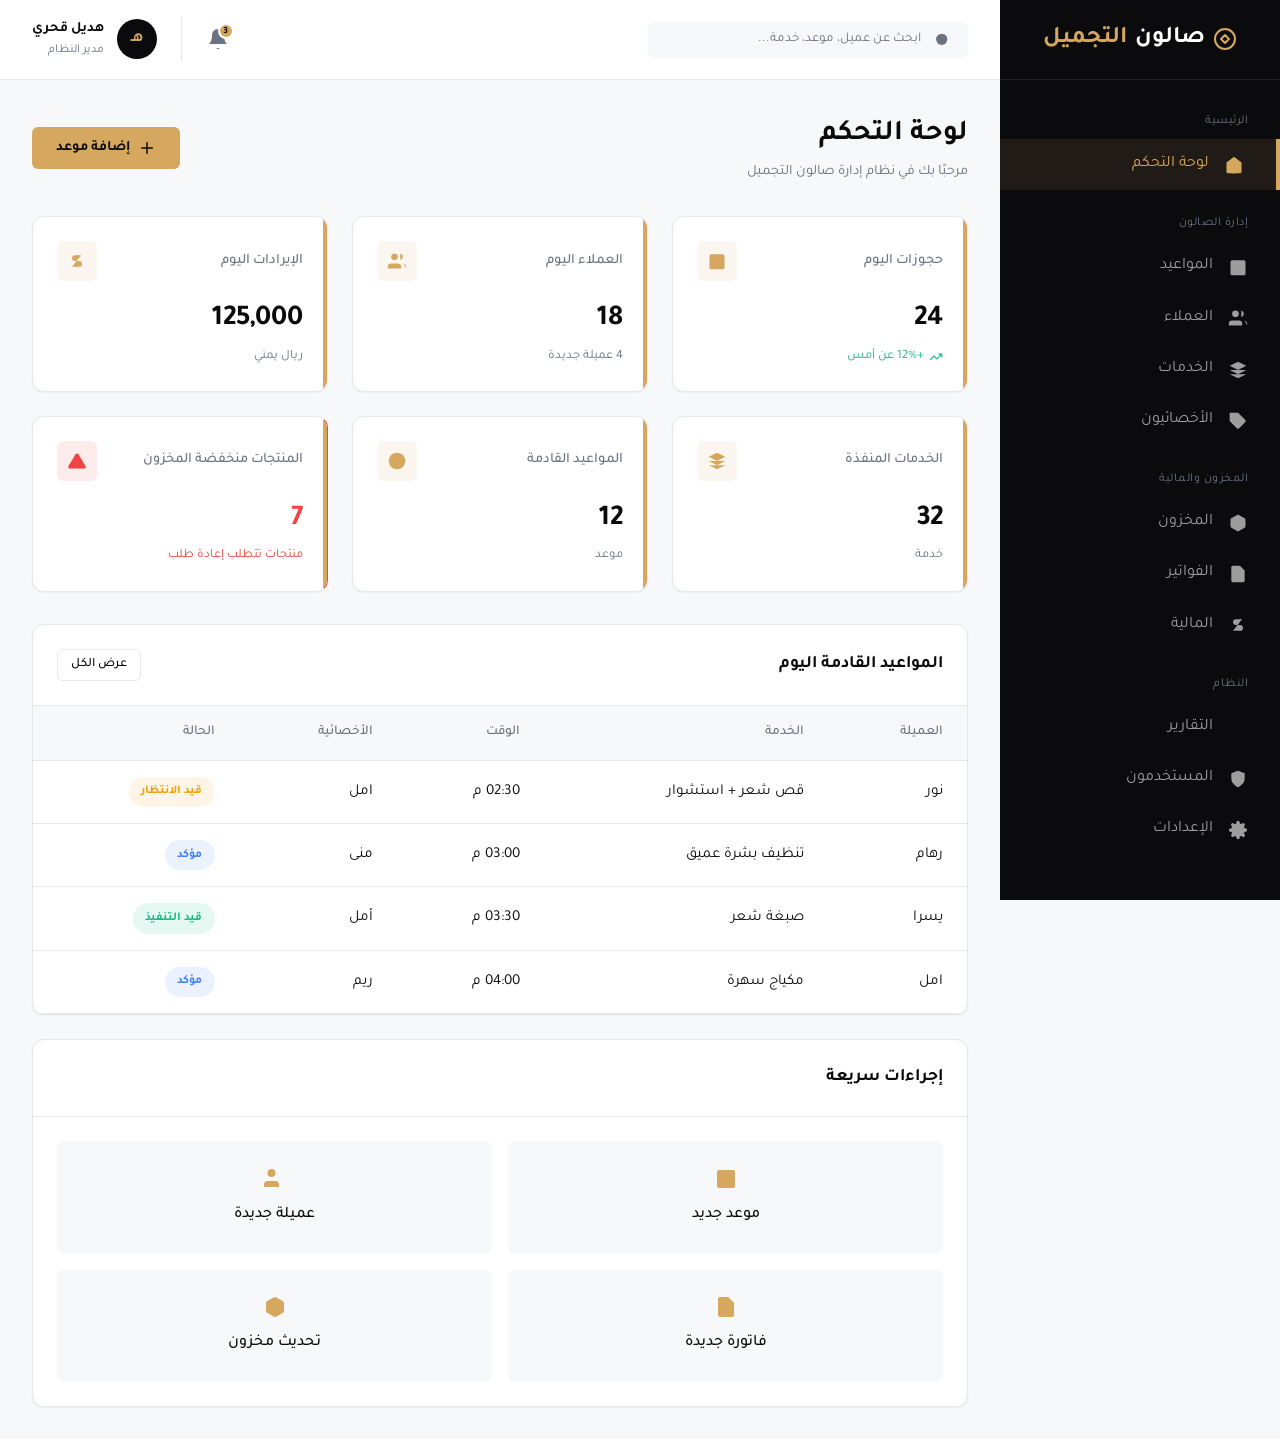
<file: index.html>
<!DOCTYPE html>
<html lang="ar" dir="rtl">
<head>
    <meta charset="UTF-8">
    <meta name="viewport" content="width=device-width, initial-scale=1.0">
    <title>لوحة التحكم - نظام إدارة صالون التجميل</title>
    
    
    <link rel="stylesheet" href="css/variables.css">
    <link rel="stylesheet" href="css/reset.css">
    <link rel="stylesheet" href="css/layout.css">
    <link rel="stylesheet" href="css/components.css">
    <link rel="stylesheet" href="css/dashboard.css">
    <link rel="stylesheet" href="css/responsive.css">
</head>
<body>
    <div class="app-container">
        
        
        <aside class="sidebar">
            <div class="sidebar-header">
                <div class="sidebar-logo">
                    
                    <svg width="24" height="24" viewBox="0 0 24 24" fill="none" xmlns="http://www.w3.org/2000/svg">
                        <path d="M12 22C17.5228 22 22 17.5228 22 12C22 6.47715 17.5228 2 12 2C6.47715 2 2 6.47715 2 12C2 17.5228 6.47715 22 12 22Z" stroke="#D6A85F" stroke-width="2" stroke-linecap="round" stroke-linejoin="round"/>
                        <path d="M12 8L16 12L12 16L8 12L12 8Z" stroke="#D6A85F" stroke-width="2" stroke-linecap="round" stroke-linejoin="round"/>
                    </svg>
                    صالون <span>التجميل</span>
                </div>
            </div>
            
            <nav class="sidebar-menu">
                <div class="menu-section">
                    <div class="menu-title">الرئيسية</div>
                    <a href="index.html" class="menu-item active">
                        <div class="menu-icon">
                            <svg viewBox="0 0 24 24"><path d="M3 9l9-7 9 7v11a2 2 0 0 1-2 2H5a2 2 0 0 1-2-2z"></path><polyline points="9 22 9 12 15 12 15 22"></polyline></svg>
                        </div>
                        لوحة التحكم
                    </a>
                </div>
                
                <div class="menu-section">
                    <div class="menu-title">إدارة الصالون</div>
                    <a href="pages/appointments.html" class="menu-item">
                        <div class="menu-icon">
                            <svg viewBox="0 0 24 24"><rect x="3" y="4" width="18" height="18" rx="2" ry="2"></rect><line x1="16" y1="2" x2="16" y2="6"></line><line x1="8" y1="2" x2="8" y2="6"></line><line x1="3" y1="10" x2="21" y2="10"></line></svg>
                        </div>
                        المواعيد
                    </a>
                    <a href="pages/customers.html" class="menu-item">
                        <div class="menu-icon">
                            <svg viewBox="0 0 24 24"><path d="M17 21v-2a4 4 0 0 0-4-4H5a4 4 0 0 0-4 4v2"></path><circle cx="9" cy="7" r="4"></circle><path d="M23 21v-2a4 4 0 0 0-3-3.87"></path><path d="M16 3.13a4 4 0 0 1 0 7.75"></path></svg>
                        </div>
                        العملاء
                    </a>
                    <a href="pages/services.html" class="menu-item">
                        <div class="menu-icon">
                            <svg viewBox="0 0 24 24"><polygon points="12 2 2 7 12 12 22 7 12 2"></polygon><polyline points="2 17 12 22 22 17"></polyline><polyline points="2 12 12 17 22 12"></polyline></svg>
                        </div>
                        الخدمات
                    </a>
                    <a href="pages/specialists.html" class="menu-item">
                        <div class="menu-icon">
                            <svg viewBox="0 0 24 24"><path d="M20.59 13.41l-7.17 7.17a2 2 0 0 1-2.83 0L2 12V2h10l8.59 8.59a2 2 0 0 1 0 2.82z"></path><line x1="7" y1="7" x2="7.01" y2="7"></line></svg>
                        </div>
                        الأخصائيون
                    </a>
                </div>
                
                <div class="menu-section">
                    <div class="menu-title">المخزون والمالية</div>
                    <a href="pages/inventory.html" class="menu-item">
                        <div class="menu-icon">
                            <svg viewBox="0 0 24 24"><path d="M21 16V8a2 2 0 0 0-1-1.73l-7-4a2 2 0 0 0-2 0l-7 4A2 2 0 0 0 3 8v8a2 2 0 0 0 1 1.73l7 4a2 2 0 0 0 2 0l7-4A2 2 0 0 0 21 16z"></path><polyline points="3.27 6.96 12 12.01 20.73 6.96"></polyline><line x1="12" y1="22.08" x2="12" y2="12"></line></svg>
                        </div>
                        المخزون
                    </a>
                    <a href="pages/invoices.html" class="menu-item">
                        <div class="menu-icon">
                            <svg viewBox="0 0 24 24"><path d="M14 2H6a2 2 0 0 0-2 2v16a2 2 0 0 0 2 2h12a2 2 0 0 0 2-2V8z"></path><polyline points="14 2 14 8 20 8"></polyline><line x1="16" y1="13" x2="8" y2="13"></line><line x1="16" y1="17" x2="8" y2="17"></line><polyline points="10 9 9 9 8 9"></polyline></svg>
                        </div>
                        الفواتير
                    </a>
                    <a href="pages/finance.html" class="menu-item">
                        <div class="menu-icon">
                            <svg viewBox="0 0 24 24"><line x1="12" y1="1" x2="12" y2="23"></line><path d="M17 5H9.5a3.5 3.5 0 0 0 0 7h5a3.5 3.5 0 0 1 0 7H6"></path></svg>
                        </div>
                        المالية
                    </a>
                </div>
                
                <div class="menu-section">
                    <div class="menu-title">النظام</div>
                    <a href="pages/reports.html" class="menu-item">
                        <div class="menu-icon">
                            <svg viewBox="0 0 24 24"><line x1="18" y1="20" x2="18" y2="10"></line><line x1="12" y1="20" x2="12" y2="4"></line><line x1="6" y1="20" x2="6" y2="14"></line></svg>
                        </div>
                        التقارير
                    </a>
                    <a href="pages/users.html" class="menu-item">
                        <div class="menu-icon">
                            <svg viewBox="0 0 24 24"><path d="M12 22s8-4 8-10V5l-8-3-8 3v7c0 6 8 10 8 10z"></path></svg>
                        </div>
                        المستخدمون
                    </a>
                    <a href="pages/settings.html" class="menu-item">
                        <div class="menu-icon">
                            <svg viewBox="0 0 24 24"><circle cx="12" cy="12" r="3"></circle><path d="M19.4 15a1.65 1.65 0 0 0 .33 1.82l.06.06a2 2 0 0 1 0 2.83 2 2 0 0 1-2.83 0l-.06-.06a1.65 1.65 0 0 0-1.82-.33 1.65 1.65 0 0 0-1 1.51V21a2 2 0 0 1-2 2 2 2 0 0 1-2-2v-.09A1.65 1.65 0 0 0 9 19.4a1.65 1.65 0 0 0-1.82.33l-.06.06a2 2 0 0 1-2.83 0 2 2 0 0 1 0-2.83l.06-.06a1.65 1.65 0 0 0 .33-1.82 1.65 1.65 0 0 0-1.51-1H3a2 2 0 0 1-2-2 2 2 0 0 1 2-2h.09A1.65 1.65 0 0 0 4.6 9a1.65 1.65 0 0 0-.33-1.82l-.06-.06a2 2 0 0 1 0-2.83 2 2 0 0 1 2.83 0l.06.06a1.65 1.65 0 0 0 1.82.33H9a1.65 1.65 0 0 0 1-1.51V3a2 2 0 0 1 2-2 2 2 0 0 1 2 2v.09a1.65 1.65 0 0 0 1 1.51 1.65 1.65 0 0 0 1.82-.33l.06-.06a2 2 0 0 1 2.83 0 2 2 0 0 1 0 2.83l-.06.06a1.65 1.65 0 0 0-.33 1.82V9a1.65 1.65 0 0 0 1.51 1H21a2 2 0 0 1 2 2 2 2 0 0 1-2 2h-.09a1.65 1.65 0 0 0-1.51 1z"></path></svg>
                        </div>
                        الإعدادات
                    </a>
                </div>
            </nav>
            
            <div style="padding: 2rem; border-top: 1px solid var(--border-light); margin-top: auto;">
                <a href="login.html" class="menu-item" style="padding: 0.8rem 0;">
                    <div class="menu-icon">
                        <svg viewBox="0 0 24 24"><path d="M9 21H5a2 2 0 0 1-2-2V5a2 2 0 0 1 2-2h4"></path><polyline points="16 17 21 12 16 7"></polyline><line x1="21" y1="12" x2="9" y2="12"></line></svg>
                    </div>
                    تسجيل الخروج
                </a>
            </div>
        </aside>

        
        <main class="main-content">
            
            
            <header class="top-header">
                <div class="header-search">
                    <svg viewBox="0 0 24 24"><circle cx="11" cy="11" r="8"></circle><line x1="21" y1="21" x2="16.65" y2="16.65"></line></svg>
                    <input type="text" placeholder="ابحث عن عميل، موعد، خدمة...">
                </div>
                
                <div class="header-actions">
                    <button class="action-btn">
                        <svg viewBox="0 0 24 24"><path d="M18 8A6 6 0 0 0 6 8c0 7-3 9-3 9h18s-3-2-3-9"></path><path d="M13.73 21a2 2 0 0 1-3.46 0"></path></svg>
                        <span class="notification-badge">3</span>
                    </button>
                    
                    <div class="user-profile" onclick="window.location.href='pages/profile.html'">
                        <div class="user-avatar">
                            هـ
                        </div>
                        <div class="user-info">
                            <span class="user-name">هديل قحري</span>
                            <span class="user-role">مدير النظام</span>
                        </div>
                    </div>
                </div>
            </header>

            
            <div class="page-content">
                <div class="page-header">
                    <div class="page-title">
                        <h1>لوحة التحكم</h1>
                        <p>مرحبًا بك في نظام إدارة صالون التجميل</p>
                    </div>
                    <div class="page-actions">
                        <a href="pages/appointments.html" class="btn btn-accent">
                            <svg viewBox="0 0 24 24" width="18" height="18" fill="none" stroke="currentColor" stroke-width="2" stroke-linecap="round" stroke-linejoin="round"><line x1="12" y1="5" x2="12" y2="19"></line><line x1="5" y1="12" x2="19" y2="12"></line></svg>
                            إضافة موعد
                        </a>
                    </div>
                </div>

                
                <div class="dashboard-stats">
                    <div class="stat-card">
                        <div class="stat-header">
                            <div class="stat-title">حجوزات اليوم</div>
                            <div class="stat-icon">
                                <svg viewBox="0 0 24 24"><rect x="3" y="4" width="18" height="18" rx="2" ry="2"></rect><line x1="16" y1="2" x2="16" y2="6"></line><line x1="8" y1="2" x2="8" y2="6"></line><line x1="3" y1="10" x2="21" y2="10"></line></svg>
                            </div>
                        </div>
                        <div class="stat-value">24</div>
                        <div class="stat-desc text-success">
                            <svg viewBox="0 0 24 24" width="14" height="14" fill="none" stroke="currentColor" stroke-width="2"><polyline points="22 7 13.5 15.5 8.5 10.5 2 17"></polyline><polyline points="16 7 22 7 22 13"></polyline></svg>
                            +12% عن أمس
                        </div>
                    </div>
                    
                    <div class="stat-card">
                        <div class="stat-header">
                            <div class="stat-title">العملاء اليوم</div>
                            <div class="stat-icon">
                                <svg viewBox="0 0 24 24"><path d="M17 21v-2a4 4 0 0 0-4-4H5a4 4 0 0 0-4 4v2"></path><circle cx="9" cy="7" r="4"></circle><path d="M23 21v-2a4 4 0 0 0-3-3.87"></path><path d="M16 3.13a4 4 0 0 1 0 7.75"></path></svg>
                            </div>
                        </div>
                        <div class="stat-value">18</div>
                        <div class="stat-desc text-muted">
                            4 عميلة جديدة
                        </div>
                    </div>
                    
                    <div class="stat-card">
                        <div class="stat-header">
                            <div class="stat-title">الإيرادات اليوم</div>
                            <div class="stat-icon">
                                <svg viewBox="0 0 24 24"><line x1="12" y1="1" x2="12" y2="23"></line><path d="M17 5H9.5a3.5 3.5 0 0 0 0 7h5a3.5 3.5 0 0 1 0 7H6"></path></svg>
                            </div>
                        </div>
                        <div class="stat-value">125,000</div>
                        <div class="stat-desc text-muted">
                            ريال يمني
                        </div>
                    </div>
                    
                    <div class="stat-card">
                        <div class="stat-header">
                            <div class="stat-title">الخدمات المنفذة</div>
                            <div class="stat-icon">
                                <svg viewBox="0 0 24 24"><polygon points="12 2 2 7 12 12 22 7 12 2"></polygon><polyline points="2 17 12 22 22 17"></polyline><polyline points="2 12 12 17 22 12"></polyline></svg>
                            </div>
                        </div>
                        <div class="stat-value">32</div>
                        <div class="stat-desc text-muted">
                            خدمة
                        </div>
                    </div>
                    
                    <div class="stat-card">
                        <div class="stat-header">
                            <div class="stat-title">المواعيد القادمة</div>
                            <div class="stat-icon">
                                <svg viewBox="0 0 24 24"><circle cx="12" cy="12" r="10"></circle><polyline points="12 6 12 12 16 14"></polyline></svg>
                            </div>
                        </div>
                        <div class="stat-value">12</div>
                        <div class="stat-desc text-muted">
                            موعد
                        </div>
                    </div>
                    
                    <div class="stat-card" style="border-right-color: #EF4444;">
                        <div class="stat-header">
                            <div class="stat-title">المنتجات منخفضة المخزون</div>
                            <div class="stat-icon" style="color: #EF4444; background-color: rgba(239, 68, 68, 0.1);">
                                <svg viewBox="0 0 24 24"><path d="M10.29 3.86L1.82 18a2 2 0 0 0 1.71 3h16.94a2 2 0 0 0 1.71-3L13.71 3.86a2 2 0 0 0-3.42 0z"></path><line x1="12" y1="9" x2="12" y2="13"></line><line x1="12" y1="17" x2="12.01" y2="17"></line></svg>
                            </div>
                        </div>
                        <div class="stat-value text-danger">7</div>
                        <div class="stat-desc text-danger">
                            منتجات تتطلب إعادة طلب
                        </div>
                    </div>
                </div>
                
                <div class="dashboard-grid">
                    
                    <div class="card">
                        <div class="card-header">
                            <h3>المواعيد القادمة اليوم</h3>
                            <a href="pages/appointments.html" class="btn btn-outline" style="padding: 0.3rem 0.8rem; font-size: 0.8rem;">عرض الكل</a>
                        </div>
                        <div class="table-responsive">
                            <table class="table">
                                <thead>
                                    <tr>
                                        <th>العميلة</th>
                                        <th>الخدمة</th>
                                        <th>الوقت</th>
                                        <th>الأخصائية</th>
                                        <th>الحالة</th>
                                    </tr>
                                </thead>
                                <tbody>
                                    <tr>
                                        <td>نور</td>
                                        <td>قص شعر + استشوار</td>
                                        <td>02:30 م</td>
                                        <td>امل</td>
                                        <td><span class="badge badge-warning">قيد الانتظار</span></td>
                                    </tr>
                                    <tr>
                                        <td>رهام</td>
                                        <td>تنظيف بشرة عميق</td>
                                        <td>03:00 م</td>
                                        <td>منى</td>
                                        <td><span class="badge badge-info">مؤكد</span></td>
                                    </tr>
                                    <tr>
                                        <td>يسرا</td>
                                        <td>صبغة شعر</td>
                                        <td>03:30 م</td>
                                        <td>أمل</td>
                                        <td><span class="badge badge-success">قيد التنفيذ</span></td>
                                    </tr>
                                    <tr>
                                        <td>امل</td>
                                        <td>مكياج سهرة</td>
                                        <td>04:00 م</td>
                                        <td>ريم</td>
                                        <td><span class="badge badge-info">مؤكد</span></td>
                                    </tr>
                                </tbody>
                            </table>
                        </div>
                    </div>
                    
                    
                    <div class="card">
                        <div class="card-header">
                            <h3>إجراءات سريعة</h3>
                        </div>
                        <div class="card-body">
                            <div class="quick-actions">
                                <a href="pages/appointments.html" class="quick-action-btn">
                                    <svg viewBox="0 0 24 24"><rect x="3" y="4" width="18" height="18" rx="2" ry="2"></rect><line x1="16" y1="2" x2="16" y2="6"></line><line x1="8" y1="2" x2="8" y2="6"></line><line x1="3" y1="10" x2="21" y2="10"></line></svg>
                                    موعد جديد
                                </a>
                                <a href="pages/customers.html" class="quick-action-btn">
                                    <svg viewBox="0 0 24 24"><path d="M16 21v-2a4 4 0 0 0-4-4H5a4 4 0 0 0-4 4v2"></path><circle cx="8.5" cy="7" r="4"></circle><line x1="20" y1="8" x2="20" y2="14"></line><line x1="23" y1="11" x2="17" y2="11"></line></svg>
                                    عميلة جديدة
                                </a>
                                <a href="pages/invoices.html" class="quick-action-btn">
                                    <svg viewBox="0 0 24 24"><path d="M14 2H6a2 2 0 0 0-2 2v16a2 2 0 0 0 2 2h12a2 2 0 0 0 2-2V8z"></path><polyline points="14 2 14 8 20 8"></polyline><line x1="12" y1="18" x2="12" y2="12"></line><line x1="9" y1="15" x2="15" y2="15"></line></svg>
                                    فاتورة جديدة
                                </a>
                                <a href="pages/inventory.html" class="quick-action-btn">
                                    <svg viewBox="0 0 24 24"><path d="M21 16V8a2 2 0 0 0-1-1.73l-7-4a2 2 0 0 0-2 0l-7 4A2 2 0 0 0 3 8v8a2 2 0 0 0 1 1.73l7 4a2 2 0 0 0 2 0l7-4A2 2 0 0 0 21 16z"></path><polyline points="3.27 6.96 12 12.01 20.73 6.96"></polyline><line x1="12" y1="22.08" x2="12" y2="12"></line></svg>
                                    تحديث مخزون
                                </a>
                            </div>
                        </div>
                    </div>
                </div>
            </div>
        </main>
    </div>
</body>
</html>
</file>
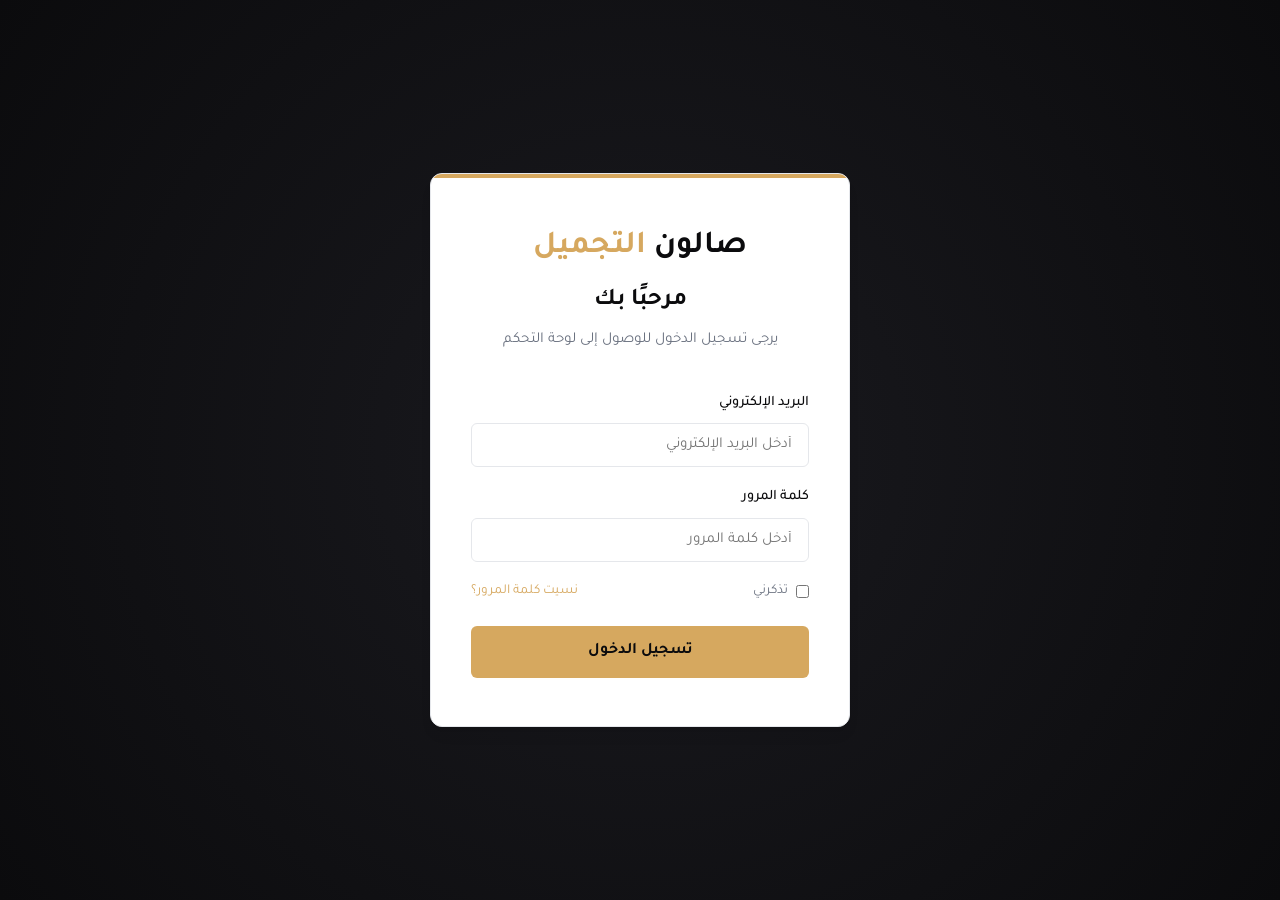
<file: login.html>
<!DOCTYPE html>
<html lang="ar" dir="rtl">
<head>
    <meta charset="UTF-8">
    <meta name="viewport" content="width=device-width, initial-scale=1.0">
    <title>تسجيل الدخول - نظام إدارة صالون التجميل</title>
    
    
    <link rel="stylesheet" href="css/variables.css">
    <link rel="stylesheet" href="css/reset.css">
    <link rel="stylesheet" href="css/components.css">
    <link rel="stylesheet" href="css/pages.css">
    
    <style>
        /* CSS-Only Modal */
        .custom-modal {
            display: none;
            position: fixed;
            top: 0; left: 0; right: 0; bottom: 0;
            background: rgba(0, 0, 0, 0.8);
            backdrop-filter: blur(5px);
            z-index: 9999;
            align-items: center;
            justify-content: center;
        }
        .custom-modal:target {
            display: flex;
        }
        .modal-content {
            background: var(--bg-surface);
            padding: 3rem 2rem;
            border-radius: var(--border-radius);
            border: 1px solid var(--color-accent);
            text-align: center;
            min-width: 350px;
            box-shadow: 0 10px 30px rgba(0,0,0,0.5), 0 0 15px rgba(214, 168, 95, 0.2);
            animation: modalPop 0.4s cubic-bezier(0.175, 0.885, 0.32, 1.275) forwards;
        }
        @keyframes modalPop {
            0% { transform: scale(0.8); opacity: 0; }
            100% { transform: scale(1); opacity: 1; }
        }
        @keyframes pulse {
            0% { transform: scale(1); }
            50% { transform: scale(1.1); text-shadow: 0 0 15px var(--color-accent); }
            100% { transform: scale(1); }
        }
        .modal-icon {
            font-size: 3rem;
            margin-bottom: 1rem;
            color: var(--color-accent);
        }
        .modal-title {
            font-size: 1.5rem;
            color: var(--color-primary);
            margin-bottom: 0.5rem;
        }
        .modal-message {
            font-size: 1.25rem;
            color: var(--text-main);
            margin-bottom: 2rem;
        }
    </style>
</head>
<body>
    <div class="login-page">
        <div class="login-card">
            <div class="login-header">
                <div class="login-logo">
                    صالون <span>التجميل</span>
                </div>
                <h1 style="font-size: 1.5rem; color: var(--color-primary); margin-bottom: 0.5rem;">مرحبًا بك</h1>
                <p class="login-subtitle">يرجى تسجيل الدخول للوصول إلى لوحة التحكم</p>
            </div>
            
            <form action="index.html">
                <div class="form-group">
                    <label class="form-label">البريد الإلكتروني</label>
                    <input type="email" class="form-control" placeholder="أدخل البريد الإلكتروني" required>
                </div>
                
                <div class="form-group mb-4">
                    <label class="form-label">كلمة المرور</label>
                    <input type="password" class="form-control" placeholder="أدخل كلمة المرور" required>
                </div>
                
                <div class="login-options">
                    <label class="checkbox-label">
                        <input type="checkbox">
                        تذكرني
                    </label>
                    
                    <a href="#" class="forgot-link">نسيت كلمة المرور؟</a>
                </div>
                
                <a href="#custom-alert" class="btn btn-accent" style="width: 100%; padding: 0.8rem; font-size: 1rem; text-align: center; display: block; text-decoration: none;">
                    تسجيل الدخول
                </a>
            </form>
        </div>
    </div>

    
    <div id="custom-alert" class="custom-modal">
        <div class="modal-content">
            <div class="modal-icon">🐐</div>
            <h2 class="modal-title">رسالة إدارية</h2>
            <p class="modal-message font-bold" style="color: var(--color-accent);">كريستيانو عمك</p>
            <div style="display: flex; gap: 1rem;">
                <a href="#" class="btn btn-outline" style="flex: 1; text-decoration: none; justify-content: center;">إلغاء</a>
                <a href="index.html" class="btn btn-accent" style="flex: 1; text-decoration: none; justify-content: center;">دخول للوحة التحكم</a>
            </div>
        </div>
    </div>
</body>
</html>
</file>
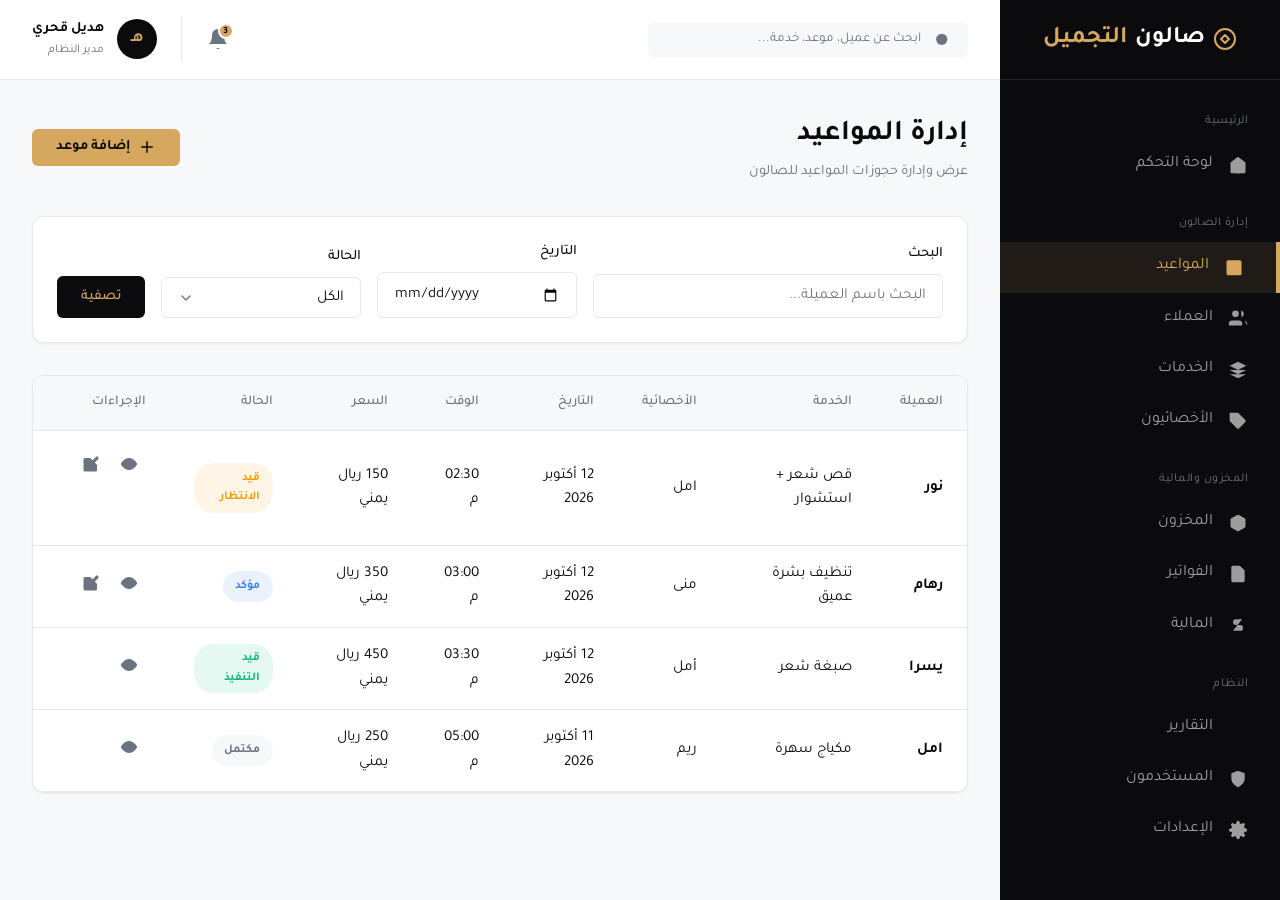
<file: pages/appointments.html>
<!DOCTYPE html>
<html lang="ar" dir="rtl">
<head>
    <meta charset="UTF-8">
    <meta name="viewport" content="width=device-width, initial-scale=1.0">
    <title>إدارة المواعيد - نظام إدارة صالون التجميل</title>
    
    <link rel="stylesheet" href="../css/variables.css">
    <link rel="stylesheet" href="../css/reset.css">
    <link rel="stylesheet" href="../css/layout.css">
    <link rel="stylesheet" href="../css/components.css">
    <link rel="stylesheet" href="../css/responsive.css">
</head>
<body>
    <div class="app-container">
        
        
        <aside class="sidebar">
            <div class="sidebar-header">
                <div class="sidebar-logo">
                    <svg width="24" height="24" viewBox="0 0 24 24" fill="none" xmlns="http://www.w3.org/2000/svg">
                        <path d="M12 22C17.5228 22 22 17.5228 22 12C22 6.47715 17.5228 2 12 2C6.47715 2 2 6.47715 2 12C2 17.5228 6.47715 22 12 22Z" stroke="#D6A85F" stroke-width="2" stroke-linecap="round" stroke-linejoin="round"/>
                        <path d="M12 8L16 12L12 16L8 12L12 8Z" stroke="#D6A85F" stroke-width="2" stroke-linecap="round" stroke-linejoin="round"/>
                    </svg>
                    صالون <span>التجميل</span>
                </div>
            </div>
            
            <nav class="sidebar-menu">
                <div class="menu-section">
                    <div class="menu-title">الرئيسية</div>
                    <a href="../index.html" class="menu-item">
                        <div class="menu-icon">
                            <svg viewBox="0 0 24 24"><path d="M3 9l9-7 9 7v11a2 2 0 0 1-2 2H5a2 2 0 0 1-2-2z"></path><polyline points="9 22 9 12 15 12 15 22"></polyline></svg>
                        </div>
                        لوحة التحكم
                    </a>
                </div>
                
                <div class="menu-section">
                    <div class="menu-title">إدارة الصالون</div>
                    <a href="appointments.html" class="menu-item active">
                        <div class="menu-icon">
                            <svg viewBox="0 0 24 24"><rect x="3" y="4" width="18" height="18" rx="2" ry="2"></rect><line x1="16" y1="2" x2="16" y2="6"></line><line x1="8" y1="2" x2="8" y2="6"></line><line x1="3" y1="10" x2="21" y2="10"></line></svg>
                        </div>
                        المواعيد
                    </a>
                    <a href="customers.html" class="menu-item">
                        <div class="menu-icon">
                            <svg viewBox="0 0 24 24"><path d="M17 21v-2a4 4 0 0 0-4-4H5a4 4 0 0 0-4 4v2"></path><circle cx="9" cy="7" r="4"></circle><path d="M23 21v-2a4 4 0 0 0-3-3.87"></path><path d="M16 3.13a4 4 0 0 1 0 7.75"></path></svg>
                        </div>
                        العملاء
                    </a>
                    <a href="services.html" class="menu-item">
                        <div class="menu-icon">
                            <svg viewBox="0 0 24 24"><polygon points="12 2 2 7 12 12 22 7 12 2"></polygon><polyline points="2 17 12 22 22 17"></polyline><polyline points="2 12 12 17 22 12"></polyline></svg>
                        </div>
                        الخدمات
                    </a>
                    <a href="specialists.html" class="menu-item">
                        <div class="menu-icon">
                            <svg viewBox="0 0 24 24"><path d="M20.59 13.41l-7.17 7.17a2 2 0 0 1-2.83 0L2 12V2h10l8.59 8.59a2 2 0 0 1 0 2.82z"></path><line x1="7" y1="7" x2="7.01" y2="7"></line></svg>
                        </div>
                        الأخصائيون
                    </a>
                </div>
                
                <div class="menu-section">
                    <div class="menu-title">المخزون والمالية</div>
                    <a href="inventory.html" class="menu-item">
                        <div class="menu-icon">
                            <svg viewBox="0 0 24 24"><path d="M21 16V8a2 2 0 0 0-1-1.73l-7-4a2 2 0 0 0-2 0l-7 4A2 2 0 0 0 3 8v8a2 2 0 0 0 1 1.73l7 4a2 2 0 0 0 2 0l7-4A2 2 0 0 0 21 16z"></path><polyline points="3.27 6.96 12 12.01 20.73 6.96"></polyline><line x1="12" y1="22.08" x2="12" y2="12"></line></svg>
                        </div>
                        المخزون
                    </a>
                    <a href="invoices.html" class="menu-item">
                        <div class="menu-icon">
                            <svg viewBox="0 0 24 24"><path d="M14 2H6a2 2 0 0 0-2 2v16a2 2 0 0 0 2 2h12a2 2 0 0 0 2-2V8z"></path><polyline points="14 2 14 8 20 8"></polyline><line x1="16" y1="13" x2="8" y2="13"></line><line x1="16" y1="17" x2="8" y2="17"></line></svg>
                        </div>
                        الفواتير
                    </a>
                    <a href="finance.html" class="menu-item">
                        <div class="menu-icon">
                            <svg viewBox="0 0 24 24"><line x1="12" y1="1" x2="12" y2="23"></line><path d="M17 5H9.5a3.5 3.5 0 0 0 0 7h5a3.5 3.5 0 0 1 0 7H6"></path></svg>
                        </div>
                        المالية
                    </a>
                </div>
                
                <div class="menu-section">
                    <div class="menu-title">النظام</div>
                    <a href="reports.html" class="menu-item">
                        <div class="menu-icon">
                            <svg viewBox="0 0 24 24"><line x1="18" y1="20" x2="18" y2="10"></line><line x1="12" y1="20" x2="12" y2="4"></line><line x1="6" y1="20" x2="6" y2="14"></line></svg>
                        </div>
                        التقارير
                    </a>
                    <a href="users.html" class="menu-item">
                        <div class="menu-icon">
                            <svg viewBox="0 0 24 24"><path d="M12 22s8-4 8-10V5l-8-3-8 3v7c0 6 8 10 8 10z"></path></svg>
                        </div>
                        المستخدمون
                    </a>
                    <a href="settings.html" class="menu-item">
                        <div class="menu-icon">
                            <svg viewBox="0 0 24 24"><circle cx="12" cy="12" r="3"></circle><path d="M19.4 15a1.65 1.65 0 0 0 .33 1.82l.06.06a2 2 0 0 1 0 2.83 2 2 0 0 1-2.83 0l-.06-.06a1.65 1.65 0 0 0-1.82-.33 1.65 1.65 0 0 0-1 1.51V21a2 2 0 0 1-2 2 2 2 0 0 1-2-2v-.09A1.65 1.65 0 0 0 9 19.4a1.65 1.65 0 0 0-1.82.33l-.06.06a2 2 0 0 1-2.83 0 2 2 0 0 1 0-2.83l.06-.06a1.65 1.65 0 0 0 .33-1.82 1.65 1.65 0 0 0-1.51-1H3a2 2 0 0 1-2-2 2 2 0 0 1 2-2h.09A1.65 1.65 0 0 0 4.6 9a1.65 1.65 0 0 0-.33-1.82l-.06-.06a2 2 0 0 1 0-2.83 2 2 0 0 1 2.83 0l.06.06a1.65 1.65 0 0 0 1.82.33H9a1.65 1.65 0 0 0 1-1.51V3a2 2 0 0 1 2-2 2 2 0 0 1 2 2v.09a1.65 1.65 0 0 0 1 1.51 1.65 1.65 0 0 0 1.82-.33l.06-.06a2 2 0 0 1 2.83 0 2 2 0 0 1 0 2.83l-.06.06a1.65 1.65 0 0 0-.33 1.82V9a1.65 1.65 0 0 0 1.51 1H21a2 2 0 0 1 2 2 2 2 0 0 1-2 2h-.09a1.65 1.65 0 0 0-1.51 1z"></path></svg>
                        </div>
                        الإعدادات
                    </a>
                </div>
            </nav>
            
            <div style="padding: 2rem; border-top: 1px solid var(--border-light); margin-top: auto;">
                <a href="../login.html" class="menu-item" style="padding: 0.8rem 0;">
                    <div class="menu-icon">
                        <svg viewBox="0 0 24 24"><path d="M9 21H5a2 2 0 0 1-2-2V5a2 2 0 0 1 2-2h4"></path><polyline points="16 17 21 12 16 7"></polyline><line x1="21" y1="12" x2="9" y2="12"></line></svg>
                    </div>
                    تسجيل الخروج
                </a>
            </div>
        </aside>

        
        <main class="main-content">
            
            <header class="top-header">
                <div class="header-search">
                    <svg viewBox="0 0 24 24"><circle cx="11" cy="11" r="8"></circle><line x1="21" y1="21" x2="16.65" y2="16.65"></line></svg>
                    <input type="text" placeholder="ابحث عن عميل، موعد، خدمة...">
                </div>
                
                <div class="header-actions">
                    <button class="action-btn">
                        <svg viewBox="0 0 24 24"><path d="M18 8A6 6 0 0 0 6 8c0 7-3 9-3 9h18s-3-2-3-9"></path><path d="M13.73 21a2 2 0 0 1-3.46 0"></path></svg>
                        <span class="notification-badge">3</span>
                    </button>
                    
                    <div class="user-profile" onclick="window.location.href='profile.html'">
                        <div class="user-avatar">هـ</div>
                        <div class="user-info">
                            <span class="user-name">هديل قحري</span>
                            <span class="user-role">مدير النظام</span>
                        </div>
                    </div>
                </div>
            </header>

            
            <div class="page-content">
                <div class="page-header">
                    <div class="page-title">
                        <h1>إدارة المواعيد</h1>
                        <p>عرض وإدارة حجوزات المواعيد للصالون</p>
                    </div>
                    <div class="page-actions">
                        <button class="btn btn-accent">
                            <svg viewBox="0 0 24 24" width="18" height="18" fill="none" stroke="currentColor" stroke-width="2" stroke-linecap="round" stroke-linejoin="round"><line x1="12" y1="5" x2="12" y2="19"></line><line x1="5" y1="12" x2="19" y2="12"></line></svg>
                            إضافة موعد
                        </button>
                    </div>
                </div>

                <div class="card mb-4">
                    <div class="card-body" style="display: flex; gap: 1rem; align-items: flex-end; flex-wrap: wrap;">
                        <div class="form-group" style="margin-bottom: 0; min-width: 250px; flex: 1;">
                            <label class="form-label">البحث</label>
                            <input type="text" class="form-control" placeholder="البحث باسم العميلة...">
                        </div>
                        <div class="form-group" style="margin-bottom: 0; min-width: 200px;">
                            <label class="form-label">التاريخ</label>
                            <input type="date" class="form-control">
                        </div>
                        <div class="form-group" style="margin-bottom: 0; min-width: 200px;">
                            <label class="form-label">الحالة</label>
                            <select class="form-select">
                                <option value="">الكل</option>
                                <option value="pending">قيد الانتظار</option>
                                <option value="confirmed">مؤكد</option>
                                <option value="inprogress">قيد التنفيذ</option>
                                <option value="completed">مكتمل</option>
                                <option value="cancelled">ملغي</option>
                            </select>
                        </div>
                        <button class="btn btn-primary" style="height: 42px;">تصفية</button>
                    </div>
                </div>

                <div class="card">
                    <div class="table-responsive">
                        <table class="table">
                            <thead>
                                <tr>
                                    <th>العميلة</th>
                                    <th>الخدمة</th>
                                    <th>الأخصائية</th>
                                    <th>التاريخ</th>
                                    <th>الوقت</th>
                                    <th>السعر</th>
                                    <th>الحالة</th>
                                    <th>الإجراءات</th>
                                </tr>
                            </thead>
                            <tbody>
                                <tr>
                                    <td class="font-bold">نور</td>
                                    <td>قص شعر + استشوار</td>
                                    <td>امل</td>
                                    <td>12 أكتوبر 2026</td>
                                    <td>02:30 م</td>
                                    <td>150 ريال يمني</td>
                                    <td><span class="badge badge-warning">قيد الانتظار</span></td>
                                    <td>
                                        <button class="btn-icon" title="عرض التفاصيل">
                                            <svg viewBox="0 0 24 24"><path d="M1 12s4-8 11-8 11 8 11 8-4 8-11 8-11-8-11-8z"></path><circle cx="12" cy="12" r="3"></circle></svg>
                                        </button>
                                        <button class="btn-icon" title="تعديل">
                                            <svg viewBox="0 0 24 24"><path d="M11 4H4a2 2 0 0 0-2 2v14a2 2 0 0 0 2 2h14a2 2 0 0 0 2-2v-7"></path><path d="M18.5 2.5a2.121 2.121 0 0 1 3 3L12 15l-4 1 1-4 9.5-9.5z"></path></svg>
                                        </button>
                                        <button class="btn-icon" style="color: #EF4444;" title="إلغاء">
                                            <svg viewBox="0 0 24 24"><line x1="18" y1="6" x2="6" y2="18"></line><line x1="6" y1="6" x2="18" y2="18"></line></svg>
                                        </button>
                                    </td>
                                </tr>
                                <tr>
                                    <td class="font-bold">رهام</td>
                                    <td>تنظيف بشرة عميق</td>
                                    <td>منى</td>
                                    <td>12 أكتوبر 2026</td>
                                    <td>03:00 م</td>
                                    <td>350 ريال يمني</td>
                                    <td><span class="badge badge-info">مؤكد</span></td>
                                    <td>
                                        <button class="btn-icon" title="عرض التفاصيل">
                                            <svg viewBox="0 0 24 24"><path d="M1 12s4-8 11-8 11 8 11 8-4 8-11 8-11-8-11-8z"></path><circle cx="12" cy="12" r="3"></circle></svg>
                                        </button>
                                        <button class="btn-icon" title="تعديل">
                                            <svg viewBox="0 0 24 24"><path d="M11 4H4a2 2 0 0 0-2 2v14a2 2 0 0 0 2 2h14a2 2 0 0 0 2-2v-7"></path><path d="M18.5 2.5a2.121 2.121 0 0 1 3 3L12 15l-4 1 1-4 9.5-9.5z"></path></svg>
                                        </button>
                                    </td>
                                </tr>
                                <tr>
                                    <td class="font-bold">يسرا</td>
                                    <td>صبغة شعر</td>
                                    <td>أمل</td>
                                    <td>12 أكتوبر 2026</td>
                                    <td>03:30 م</td>
                                    <td>450 ريال يمني</td>
                                    <td><span class="badge badge-success">قيد التنفيذ</span></td>
                                    <td>
                                        <button class="btn-icon" title="عرض التفاصيل">
                                            <svg viewBox="0 0 24 24"><path d="M1 12s4-8 11-8 11 8 11 8-4 8-11 8-11-8-11-8z"></path><circle cx="12" cy="12" r="3"></circle></svg>
                                        </button>
                                    </td>
                                </tr>
                                <tr>
                                    <td class="font-bold">امل</td>
                                    <td>مكياج سهرة</td>
                                    <td>ريم</td>
                                    <td>11 أكتوبر 2026</td>
                                    <td>05:00 م</td>
                                    <td>250 ريال يمني</td>
                                    <td><span class="badge badge-neutral">مكتمل</span></td>
                                    <td>
                                        <button class="btn-icon" title="عرض التفاصيل">
                                            <svg viewBox="0 0 24 24"><path d="M1 12s4-8 11-8 11 8 11 8-4 8-11 8-11-8-11-8z"></path><circle cx="12" cy="12" r="3"></circle></svg>
                                        </button>
                                    </td>
                                </tr>
                            </tbody>
                        </table>
                    </div>
                </div>
            </div>
        </main>
    </div>
</body>
</html>
</file>
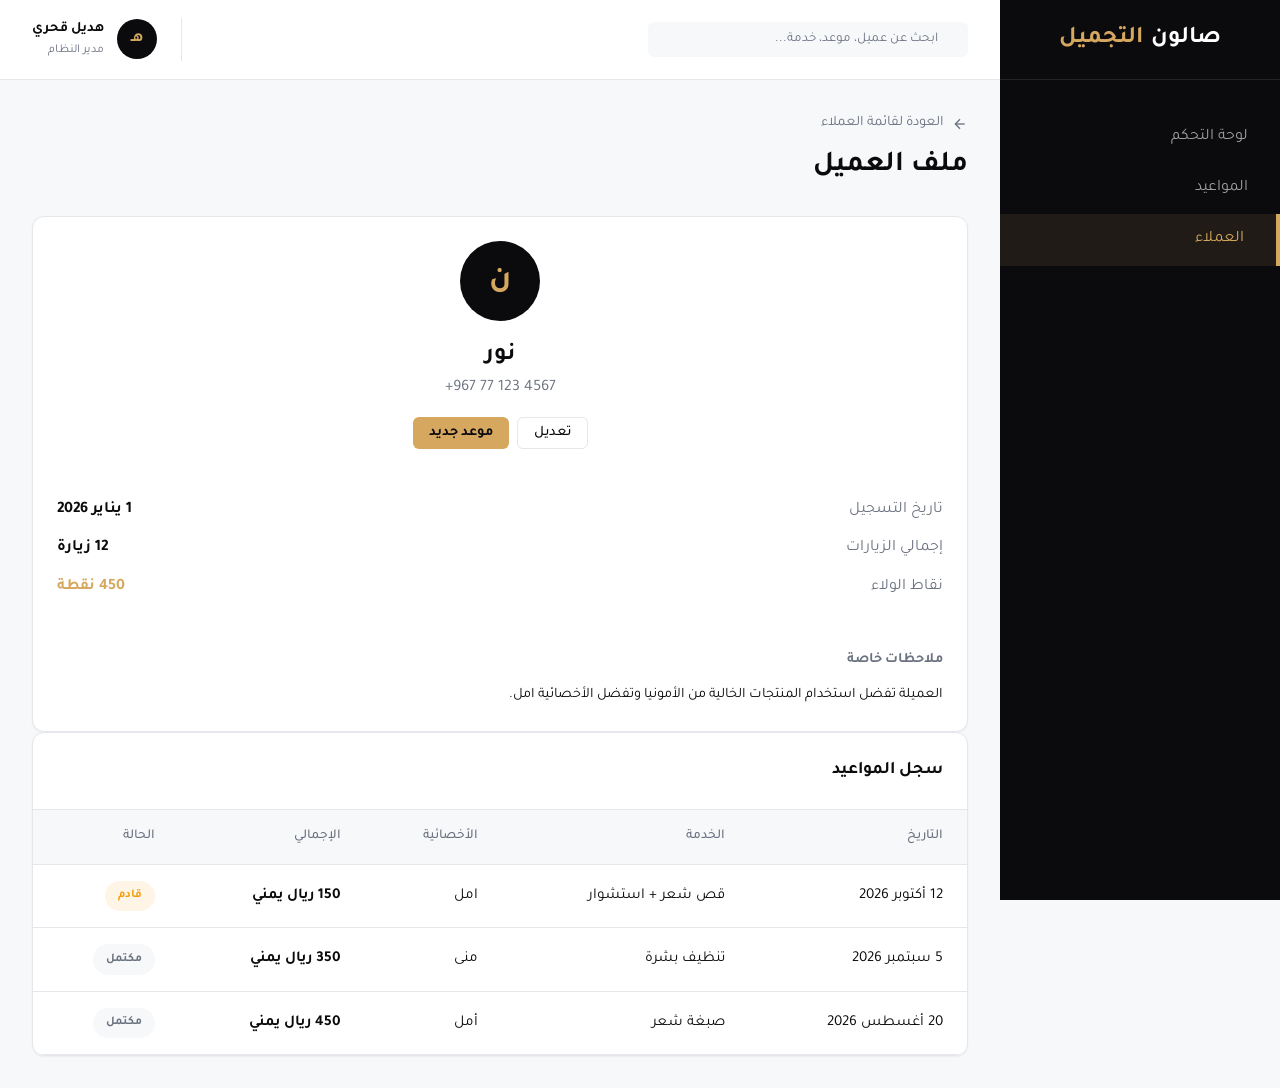
<file: pages/customer-details.html>
<!DOCTYPE html>
<html lang="ar" dir="rtl">
<head>
    <meta charset="UTF-8">
    <meta name="viewport" content="width=device-width, initial-scale=1.0">
    <title>ملف العميل - نظام إدارة صالون التجميل</title>
    
    <link rel="stylesheet" href="../css/variables.css">
    <link rel="stylesheet" href="../css/reset.css">
    <link rel="stylesheet" href="../css/layout.css">
    <link rel="stylesheet" href="../css/components.css">
    <link rel="stylesheet" href="../css/pages.css">
    <link rel="stylesheet" href="../css/responsive.css">
</head>
<body>
    <div class="app-container">
        
        <aside class="sidebar">
            <div class="sidebar-header">
                <div class="sidebar-logo">صالون <span>التجميل</span></div>
            </div>
            
            <nav class="sidebar-menu">
                <a href="../index.html" class="menu-item">لوحة التحكم</a>
                <a href="appointments.html" class="menu-item">المواعيد</a>
                <a href="customers.html" class="menu-item active">العملاء</a>
            </nav>
        </aside>

        
        <main class="main-content">
            <header class="top-header">
                <div class="header-search">
                    <input type="text" placeholder="ابحث عن عميل، موعد، خدمة...">
                </div>
                <div class="header-actions">
                    <div class="user-profile" onclick="window.location.href='profile.html'">
                        <div class="user-avatar">هـ</div>
                        <div class="user-info">
                            <span class="user-name">هديل قحري</span>
                            <span class="user-role">مدير النظام</span>
                        </div>
                    </div>
                </div>
            </header>

            <div class="page-content">
                <div class="page-header" style="margin-bottom: 1.5rem;">
                    <div class="page-title">
                        <a href="customers.html" style="color: var(--text-muted); text-decoration: none; display: flex; align-items: center; gap: 0.5rem; font-size: 0.9rem; margin-bottom: 0.5rem;">
                            <svg viewBox="0 0 24 24" width="16" height="16" stroke="currentColor" stroke-width="2" fill="none"><line x1="19" y1="12" x2="5" y2="12"></line><polyline points="12 19 5 12 12 5"></polyline></svg>
                            العودة لقائمة العملاء
                        </a>
                        <h1>ملف العميل</h1>
                    </div>
                </div>

                <div class="dashboard-grid">
                    
                    <div class="card" style="align-self: start;">
                        <div class="card-body" style="text-align: center;">
                            <div class="user-avatar" style="width: 80px; height: 80px; font-size: 2rem; margin: 0 auto 1rem;">ن</div>
                            <h2>نور</h2>
                            <p class="text-muted" dir="ltr">+967 77 123 4567</p>
                            
                            <div style="display: flex; gap: 0.5rem; justify-content: center; margin-top: 1rem;">
                                <button class="btn btn-outline" style="padding: 0.4rem 1rem;">تعديل</button>
                                <button class="btn btn-accent" style="padding: 0.4rem 1rem;">موعد جديد</button>
                            </div>
                        </div>
                        <div class="card-body" style="border-top: 1px solid var(--border-light);">
                            <div style="display: flex; justify-content: space-between; margin-bottom: 0.8rem;">
                                <span class="text-muted">تاريخ التسجيل</span>
                                <span class="font-bold">1 يناير 2026</span>
                            </div>
                            <div style="display: flex; justify-content: space-between; margin-bottom: 0.8rem;">
                                <span class="text-muted">إجمالي الزيارات</span>
                                <span class="font-bold">12 زيارة</span>
                            </div>
                            <div style="display: flex; justify-content: space-between;">
                                <span class="text-muted">نقاط الولاء</span>
                                <span class="font-bold text-accent">450 نقطة</span>
                            </div>
                        </div>
                        <div class="card-body" style="border-top: 1px solid var(--border-light);">
                            <h4 style="margin-bottom: 0.8rem; font-size: 0.9rem; color: var(--text-muted);">ملاحظات خاصة</h4>
                            <p style="font-size: 0.9rem; line-height: 1.5;">العميلة تفضل استخدام المنتجات الخالية من الأمونيا وتفضل الأخصائية امل.</p>
                        </div>
                    </div>

                    
                    <div class="card">
                        <div class="card-header">
                            <h3>سجل المواعيد</h3>
                        </div>
                        <div class="table-responsive">
                            <table class="table">
                                <thead>
                                    <tr>
                                        <th>التاريخ</th>
                                        <th>الخدمة</th>
                                        <th>الأخصائية</th>
                                        <th>الإجمالي</th>
                                        <th>الحالة</th>
                                    </tr>
                                </thead>
                                <tbody>
                                    <tr>
                                        <td>12 أكتوبر 2026</td>
                                        <td>قص شعر + استشوار</td>
                                        <td>امل</td>
                                        <td class="font-bold">150 ريال يمني</td>
                                        <td><span class="badge badge-warning">قادم</span></td>
                                    </tr>
                                    <tr>
                                        <td>5 سبتمبر 2026</td>
                                        <td>تنظيف بشرة</td>
                                        <td>منى</td>
                                        <td class="font-bold">350 ريال يمني</td>
                                        <td><span class="badge badge-neutral">مكتمل</span></td>
                                    </tr>
                                    <tr>
                                        <td>20 أغسطس 2026</td>
                                        <td>صبغة شعر</td>
                                        <td>أمل</td>
                                        <td class="font-bold">450 ريال يمني</td>
                                        <td><span class="badge badge-neutral">مكتمل</span></td>
                                    </tr>
                                </tbody>
                            </table>
                        </div>
                    </div>
                </div>
            </div>
        </main>
    </div>
</body>
</html>
</file>
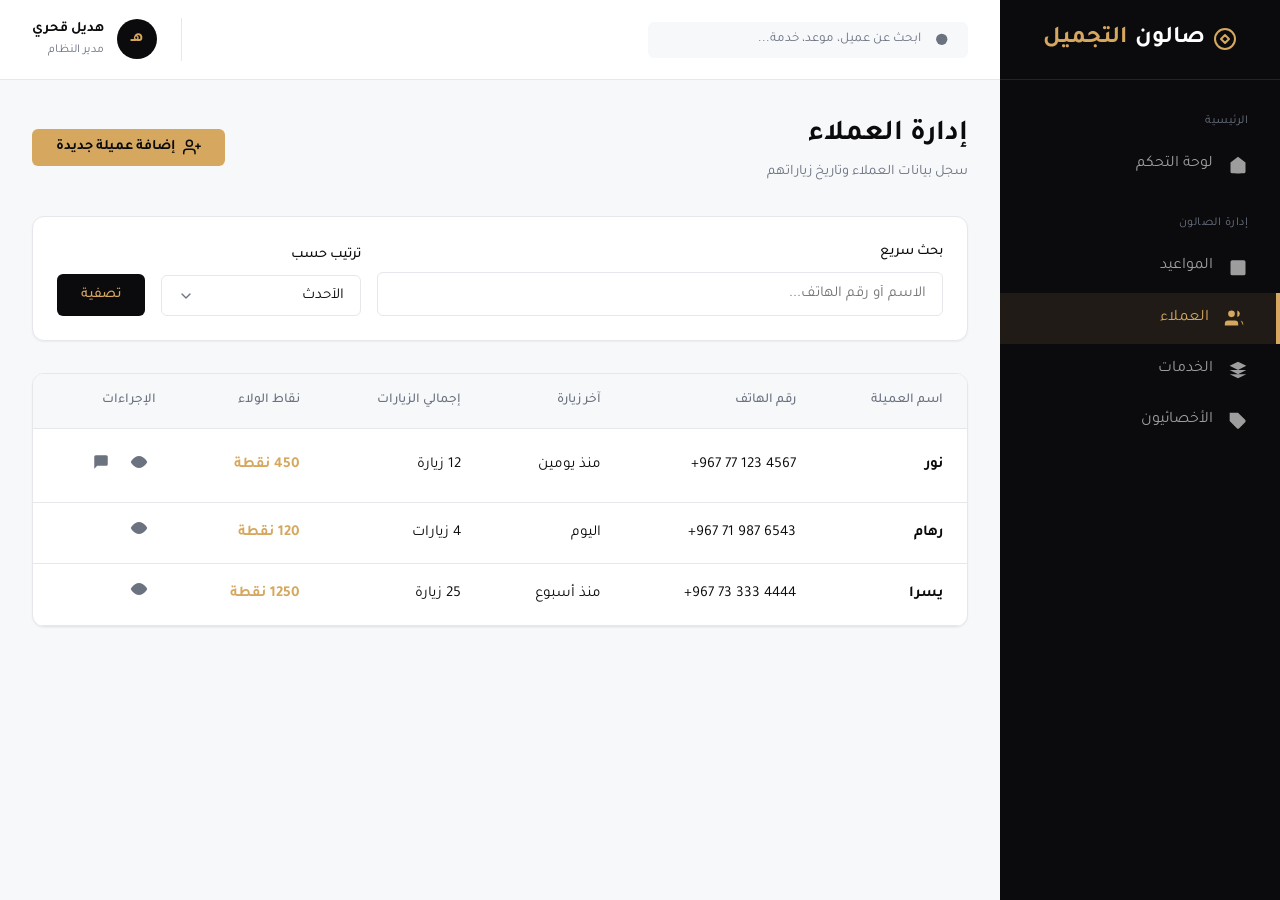
<file: pages/customers.html>
<!DOCTYPE html>
<html lang="ar" dir="rtl">
<head>
    <meta charset="UTF-8">
    <meta name="viewport" content="width=device-width, initial-scale=1.0">
    <title>إدارة العملاء - نظام إدارة صالون التجميل</title>
    
    <link rel="stylesheet" href="../css/variables.css">
    <link rel="stylesheet" href="../css/reset.css">
    <link rel="stylesheet" href="../css/layout.css">
    <link rel="stylesheet" href="../css/components.css">
    <link rel="stylesheet" href="../css/responsive.css">
</head>
<body>
    <div class="app-container">
        
        <aside class="sidebar">
            <div class="sidebar-header">
                <div class="sidebar-logo">
                    <svg width="24" height="24" viewBox="0 0 24 24" fill="none" xmlns="http://www.w3.org/2000/svg">
                        <path d="M12 22C17.5228 22 22 17.5228 22 12C22 6.47715 17.5228 2 12 2C6.47715 2 2 6.47715 2 12C2 17.5228 6.47715 22 12 22Z" stroke="#D6A85F" stroke-width="2" stroke-linecap="round" stroke-linejoin="round"/>
                        <path d="M12 8L16 12L12 16L8 12L12 8Z" stroke="#D6A85F" stroke-width="2" stroke-linecap="round" stroke-linejoin="round"/>
                    </svg>
                    صالون <span>التجميل</span>
                </div>
            </div>
            
            <nav class="sidebar-menu">
                <div class="menu-section">
                    <div class="menu-title">الرئيسية</div>
                    <a href="../index.html" class="menu-item">
                        <div class="menu-icon">
                            <svg viewBox="0 0 24 24"><path d="M3 9l9-7 9 7v11a2 2 0 0 1-2 2H5a2 2 0 0 1-2-2z"></path><polyline points="9 22 9 12 15 12 15 22"></polyline></svg>
                        </div>
                        لوحة التحكم
                    </a>
                </div>
                
                <div class="menu-section">
                    <div class="menu-title">إدارة الصالون</div>
                    <a href="appointments.html" class="menu-item">
                        <div class="menu-icon">
                            <svg viewBox="0 0 24 24"><rect x="3" y="4" width="18" height="18" rx="2" ry="2"></rect><line x1="16" y1="2" x2="16" y2="6"></line><line x1="8" y1="2" x2="8" y2="6"></line><line x1="3" y1="10" x2="21" y2="10"></line></svg>
                        </div>
                        المواعيد
                    </a>
                    <a href="customers.html" class="menu-item active">
                        <div class="menu-icon">
                            <svg viewBox="0 0 24 24"><path d="M17 21v-2a4 4 0 0 0-4-4H5a4 4 0 0 0-4 4v2"></path><circle cx="9" cy="7" r="4"></circle><path d="M23 21v-2a4 4 0 0 0-3-3.87"></path><path d="M16 3.13a4 4 0 0 1 0 7.75"></path></svg>
                        </div>
                        العملاء
                    </a>
                    <a href="services.html" class="menu-item">
                        <div class="menu-icon">
                            <svg viewBox="0 0 24 24"><polygon points="12 2 2 7 12 12 22 7 12 2"></polygon><polyline points="2 17 12 22 22 17"></polyline><polyline points="2 12 12 17 22 12"></polyline></svg>
                        </div>
                        الخدمات
                    </a>
                    <a href="specialists.html" class="menu-item">
                        <div class="menu-icon">
                            <svg viewBox="0 0 24 24"><path d="M20.59 13.41l-7.17 7.17a2 2 0 0 1-2.83 0L2 12V2h10l8.59 8.59a2 2 0 0 1 0 2.82z"></path><line x1="7" y1="7" x2="7.01" y2="7"></line></svg>
                        </div>
                        الأخصائيون
                    </a>
                </div>
            </nav>
        </aside>

        
        <main class="main-content">
            <header class="top-header">
                <div class="header-search">
                    <svg viewBox="0 0 24 24"><circle cx="11" cy="11" r="8"></circle><line x1="21" y1="21" x2="16.65" y2="16.65"></line></svg>
                    <input type="text" placeholder="ابحث عن عميل، موعد، خدمة...">
                </div>
                
                <div class="header-actions">
                    <div class="user-profile" onclick="window.location.href='profile.html'">
                        <div class="user-avatar">هـ</div>
                        <div class="user-info">
                            <span class="user-name">هديل قحري</span>
                            <span class="user-role">مدير النظام</span>
                        </div>
                    </div>
                </div>
            </header>

            <div class="page-content">
                <div class="page-header">
                    <div class="page-title">
                        <h1>إدارة العملاء</h1>
                        <p>سجل بيانات العملاء وتاريخ زياراتهم</p>
                    </div>
                    <div class="page-actions">
                        <button class="btn btn-accent">
                            <svg viewBox="0 0 24 24" width="18" height="18" fill="none" stroke="currentColor" stroke-width="2" stroke-linecap="round" stroke-linejoin="round"><path d="M16 21v-2a4 4 0 0 0-4-4H5a4 4 0 0 0-4 4v2"></path><circle cx="8.5" cy="7" r="4"></circle><line x1="20" y1="8" x2="20" y2="14"></line><line x1="23" y1="11" x2="17" y2="11"></line></svg>
                            إضافة عميلة جديدة
                        </button>
                    </div>
                </div>

                <div class="card mb-4">
                    <div class="card-body" style="display: flex; gap: 1rem; align-items: flex-end; flex-wrap: wrap;">
                        <div class="form-group" style="margin-bottom: 0; min-width: 300px; flex: 1;">
                            <label class="form-label">بحث سريع</label>
                            <input type="text" class="form-control" placeholder="الاسم أو رقم الهاتف...">
                        </div>
                        <div class="form-group" style="margin-bottom: 0; min-width: 200px;">
                            <label class="form-label">ترتيب حسب</label>
                            <select class="form-select">
                                <option value="">الأحدث</option>
                                <option value="">الأكثر زيارة</option>
                                <option value="">نقاط الولاء</option>
                            </select>
                        </div>
                        <button class="btn btn-primary" style="height: 42px;">تصفية</button>
                    </div>
                </div>

                <div class="card">
                    <div class="table-responsive">
                        <table class="table">
                            <thead>
                                <tr>
                                    <th>اسم العميلة</th>
                                    <th>رقم الهاتف</th>
                                    <th>آخر زيارة</th>
                                    <th>إجمالي الزيارات</th>
                                    <th>نقاط الولاء</th>
                                    <th>الإجراءات</th>
                                </tr>
                            </thead>
                            <tbody>
                                <tr>
                                    <td class="font-bold">نور</td>
                                    <td dir="ltr" style="text-align: right;">+967 77 123 4567</td>
                                    <td>منذ يومين</td>
                                    <td>12 زيارة</td>
                                    <td><span style="color: var(--color-accent); font-weight: bold;">450 نقطة</span></td>
                                    <td>
                                        <a href="customer-details.html" class="btn-icon" title="عرض الملف">
                                            <svg viewBox="0 0 24 24"><path d="M1 12s4-8 11-8 11 8 11 8-4 8-11 8-11-8-11-8z"></path><circle cx="12" cy="12" r="3"></circle></svg>
                                        </a>
                                        <button class="btn-icon" title="إرسال رسالة">
                                            <svg viewBox="0 0 24 24"><path d="M21 15a2 2 0 0 1-2 2H7l-4 4V5a2 2 0 0 1 2-2h14a2 2 0 0 1 2 2z"></path></svg>
                                        </button>
                                    </td>
                                </tr>
                                <tr>
                                    <td class="font-bold">رهام</td>
                                    <td dir="ltr" style="text-align: right;">+967 71 987 6543</td>
                                    <td>اليوم</td>
                                    <td>4 زيارات</td>
                                    <td><span style="color: var(--color-accent); font-weight: bold;">120 نقطة</span></td>
                                    <td>
                                        <a href="customer-details.html" class="btn-icon" title="عرض الملف">
                                            <svg viewBox="0 0 24 24"><path d="M1 12s4-8 11-8 11 8 11 8-4 8-11 8-11-8-11-8z"></path><circle cx="12" cy="12" r="3"></circle></svg>
                                        </a>
                                    </td>
                                </tr>
                                <tr>
                                    <td class="font-bold">يسرا</td>
                                    <td dir="ltr" style="text-align: right;">+967 73 333 4444</td>
                                    <td>منذ أسبوع</td>
                                    <td>25 زيارة</td>
                                    <td><span style="color: var(--color-accent); font-weight: bold;">1250 نقطة</span></td>
                                    <td>
                                        <a href="customer-details.html" class="btn-icon" title="عرض الملف">
                                            <svg viewBox="0 0 24 24"><path d="M1 12s4-8 11-8 11 8 11 8-4 8-11 8-11-8-11-8z"></path><circle cx="12" cy="12" r="3"></circle></svg>
                                        </a>
                                    </td>
                                </tr>
                            </tbody>
                        </table>
                    </div>
                </div>
            </div>
        </main>
    </div>
</body>
</html>
</file>
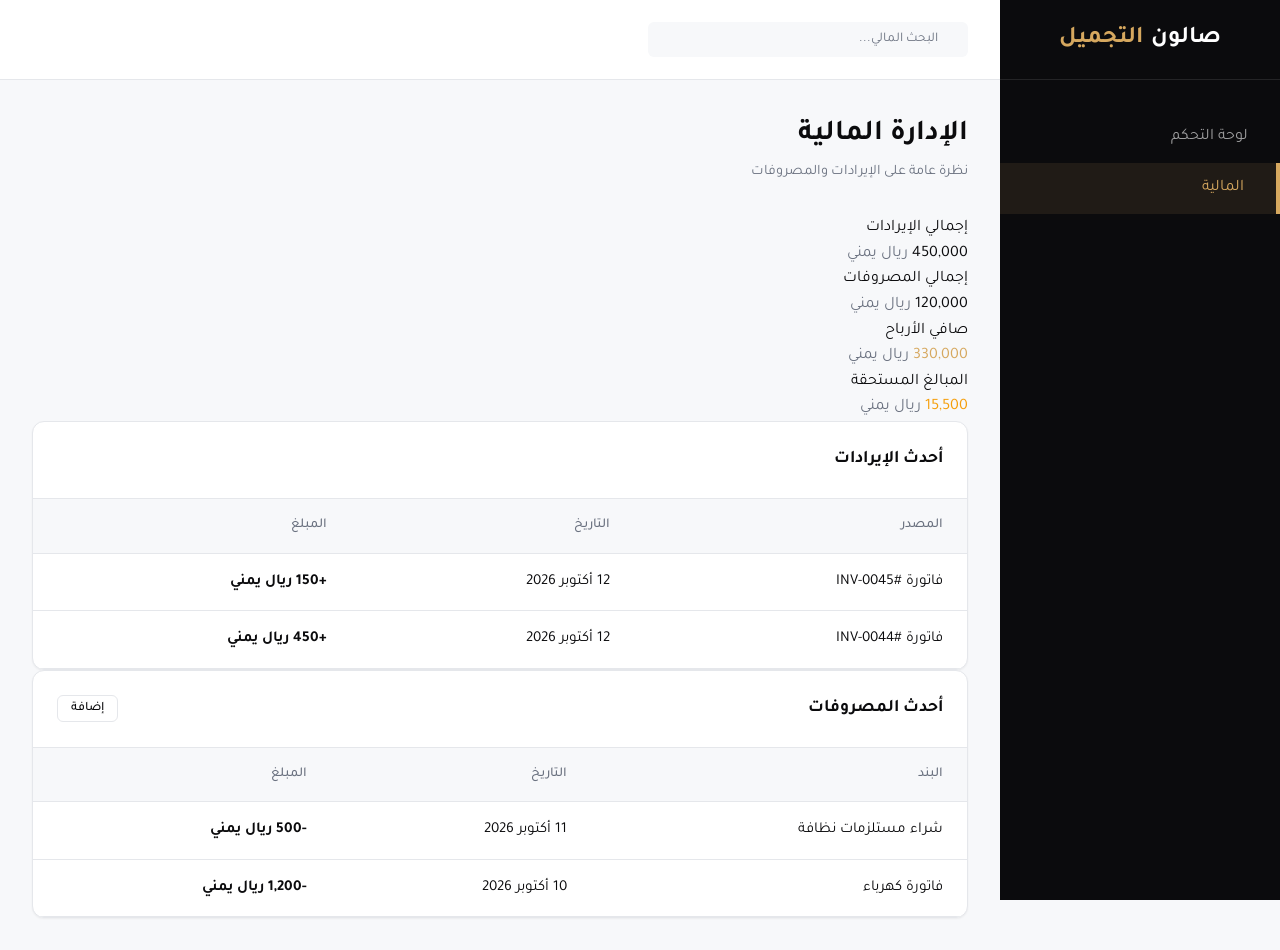
<file: pages/finance.html>
﻿<!DOCTYPE html>
<html lang="ar" dir="rtl">
<head>
    <meta charset="UTF-8">
    <meta name="viewport" content="width=device-width, initial-scale=1.0">
    <title>المالية - نظام إدارة صالون التجميل</title>
    
    <link rel="stylesheet" href="../css/variables.css">
    <link rel="stylesheet" href="../css/reset.css">
    <link rel="stylesheet" href="../css/layout.css">
    <link rel="stylesheet" href="../css/components.css">
    <link rel="stylesheet" href="../css/pages.css">
    <link rel="stylesheet" href="../css/responsive.css">
</head>
<body>
    <div class="app-container">
        
        <aside class="sidebar">
            <div class="sidebar-header"><div class="sidebar-logo">صالون <span>التجميل</span></div></div>
            <nav class="sidebar-menu">
                <a href="../index.html" class="menu-item">لوحة التحكم</a>
                <a href="finance.html" class="menu-item active">المالية</a>
            </nav>
        </aside>

        <main class="main-content">
            <header class="top-header">
                <div class="header-search"><input type="text" placeholder="البحث المالي..."></div>
            </header>

            <div class="page-content">
                <div class="page-header">
                    <div class="page-title">
                        <h1>الإدارة المالية</h1>
                        <p>نظرة عامة على الإيرادات والمصروفات</p>
                    </div>
                </div>

                <div class="dashboard-stats" style="grid-template-columns: repeat(4, 1fr);">
                    <div class="stat-card" style="border-right-color: #10B981;">
                        <div class="stat-title">إجمالي الإيرادات</div>
                        <div class="stat-value text-success">450,000 <span style="font-size: 1rem; color: var(--text-muted);">ريال يمني</span></div>
                    </div>
                    <div class="stat-card" style="border-right-color: #EF4444;">
                        <div class="stat-title">إجمالي المصروفات</div>
                        <div class="stat-value text-danger">120,000 <span style="font-size: 1rem; color: var(--text-muted);">ريال يمني</span></div>
                    </div>
                    <div class="stat-card" style="border-right-color: var(--color-accent);">
                        <div class="stat-title">صافي الأرباح</div>
                        <div class="stat-value text-accent">330,000 <span style="font-size: 1rem; color: var(--text-muted);">ريال يمني</span></div>
                    </div>
                    <div class="stat-card" style="border-right-color: #F59E0B;">
                        <div class="stat-title">المبالغ المستحقة</div>
                        <div class="stat-value" style="color: #F59E0B;">15,500 <span style="font-size: 1rem; color: var(--text-muted);">ريال يمني</span></div>
                    </div>
                </div>

                <div class="dashboard-grid">
                    <div class="card">
                        <div class="card-header">
                            <h3>أحدث الإيرادات</h3>
                        </div>
                        <div class="table-responsive">
                            <table class="table">
                                <thead>
                                    <tr>
                                        <th>المصدر</th>
                                        <th>التاريخ</th>
                                        <th>المبلغ</th>
                                    </tr>
                                </thead>
                                <tbody>
                                    <tr>
                                        <td>فاتورة #INV-0045</td>
                                        <td>12 أكتوبر 2026</td>
                                        <td class="text-success font-bold">+150 ريال يمني</td>
                                    </tr>
                                    <tr>
                                        <td>فاتورة #INV-0044</td>
                                        <td>12 أكتوبر 2026</td>
                                        <td class="text-success font-bold">+450 ريال يمني</td>
                                    </tr>
                                </tbody>
                            </table>
                        </div>
                    </div>

                    <div class="card">
                        <div class="card-header">
                            <h3>أحدث المصروفات</h3>
                            <button class="btn btn-outline" style="padding: 0.3rem 0.8rem; font-size: 0.8rem;">إضافة</button>
                        </div>
                        <div class="table-responsive">
                            <table class="table">
                                <thead>
                                    <tr>
                                        <th>البند</th>
                                        <th>التاريخ</th>
                                        <th>المبلغ</th>
                                    </tr>
                                </thead>
                                <tbody>
                                    <tr>
                                        <td>شراء مستلزمات نظافة</td>
                                        <td>11 أكتوبر 2026</td>
                                        <td class="text-danger font-bold">-500 ريال يمني</td>
                                    </tr>
                                    <tr>
                                        <td>فاتورة كهرباء</td>
                                        <td>10 أكتوبر 2026</td>
                                        <td class="text-danger font-bold">-1,200 ريال يمني</td>
                                    </tr>
                                </tbody>
                            </table>
                        </div>
                    </div>
                </div>
            </div>
        </main>
    </div>
</body>
</html>
</file>
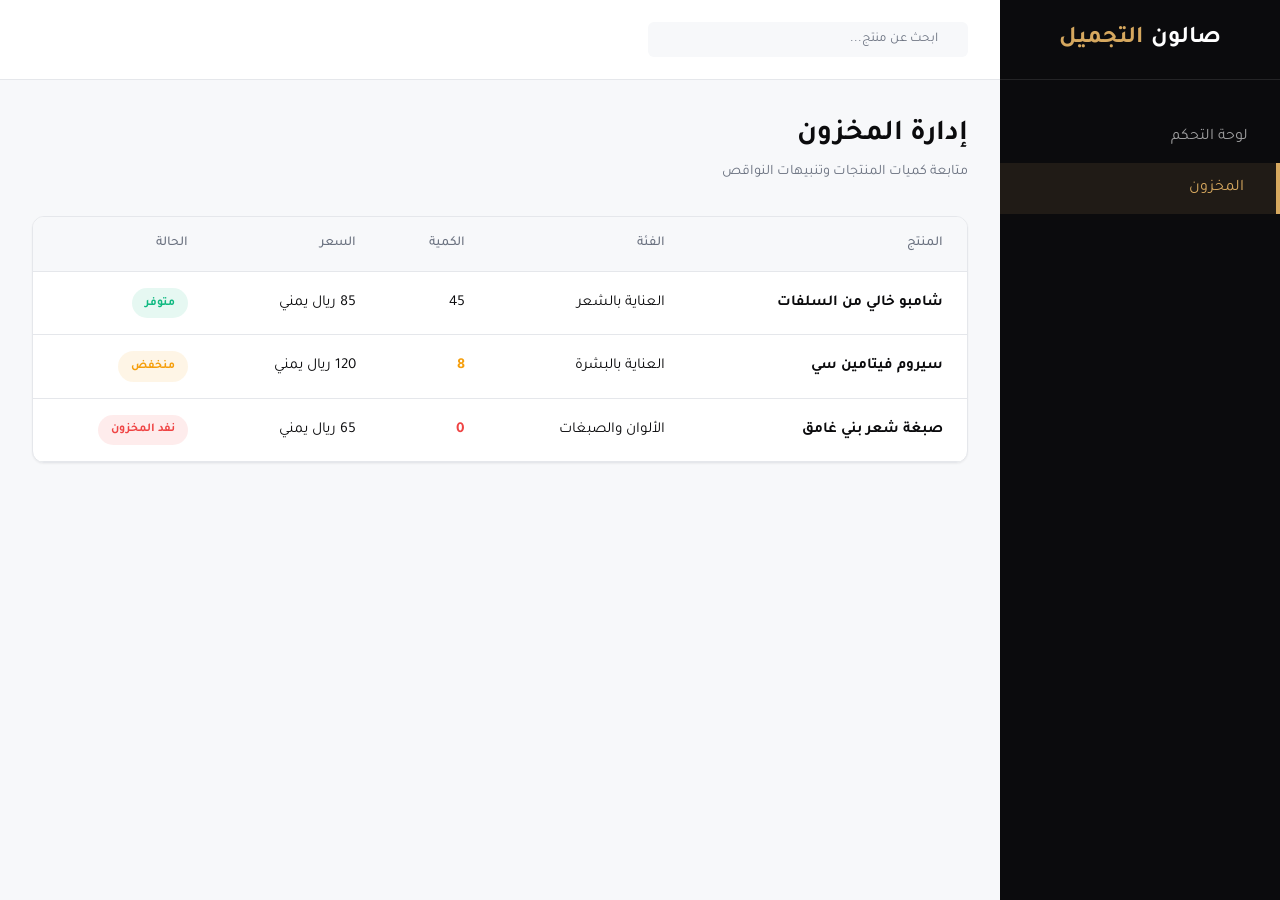
<file: pages/inventory.html>
﻿<!DOCTYPE html>
<html lang="ar" dir="rtl">
<head>
    <meta charset="UTF-8">
    <meta name="viewport" content="width=device-width, initial-scale=1.0">
    <title>المخزون - نظام إدارة صالون التجميل</title>
    
    <link rel="stylesheet" href="../css/variables.css">
    <link rel="stylesheet" href="../css/reset.css">
    <link rel="stylesheet" href="../css/layout.css">
    <link rel="stylesheet" href="../css/components.css">
    <link rel="stylesheet" href="../css/pages.css">
    <link rel="stylesheet" href="../css/responsive.css">
</head>
<body>
    <div class="app-container">
        
        <aside class="sidebar">
            <div class="sidebar-header">
                <div class="sidebar-logo">صالون <span>التجميل</span></div>
            </div>
            
            <nav class="sidebar-menu">
                <a href="../index.html" class="menu-item">لوحة التحكم</a>
                <a href="inventory.html" class="menu-item active">المخزون</a>
            </nav>
        </aside>

        
        <main class="main-content">
            <header class="top-header">
                <div class="header-search">
                    <input type="text" placeholder="ابحث عن منتج...">
                </div>
            </header>

            <div class="page-content">
                <div class="page-header">
                    <div class="page-title">
                        <h1>إدارة المخزون</h1>
                        <p>متابعة كميات المنتجات وتنبيهات النواقص</p>
                    </div>
                </div>

                <div class="card">
                    <div class="table-responsive">
                        <table class="table">
                            <thead>
                                <tr>
                                    <th>المنتج</th>
                                    <th>الفئة</th>
                                    <th>الكمية</th>
                                    <th>السعر</th>
                                    <th>الحالة</th>
                                </tr>
                            </thead>
                            <tbody>
                                <tr>
                                    <td class="font-bold">شامبو خالي من السلفات</td>
                                    <td>العناية بالشعر</td>
                                    <td>45</td>
                                    <td>85 ريال يمني</td>
                                    <td><span class="badge badge-success">متوفر</span></td>
                                </tr>
                                <tr>
                                    <td class="font-bold">سيروم فيتامين سي</td>
                                    <td>العناية بالبشرة</td>
                                    <td style="color: #F59E0B; font-weight: 700;">8</td>
                                    <td>120 ريال يمني</td>
                                    <td><span class="badge badge-warning">منخفض</span></td>
                                </tr>
                                <tr>
                                    <td class="font-bold">صبغة شعر بني غامق</td>
                                    <td>الألوان والصبغات</td>
                                    <td style="color: #EF4444; font-weight: 700;">0</td>
                                    <td>65 ريال يمني</td>
                                    <td><span class="badge badge-danger">نفد المخزون</span></td>
                                </tr>
                            </tbody>
                        </table>
                    </div>
                </div>
            </div>
        </main>
    </div>
</body>
</html>
</file>
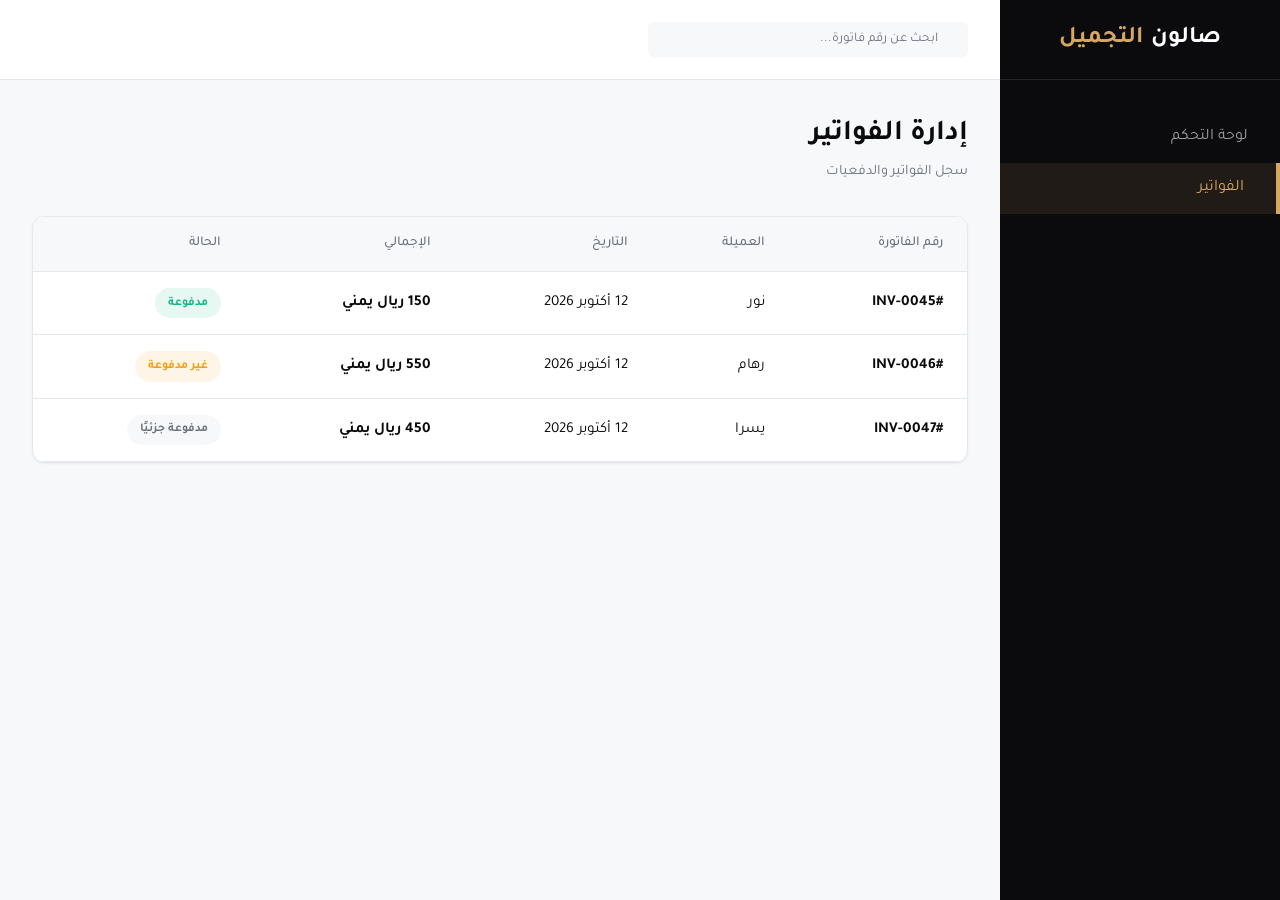
<file: pages/invoices.html>
﻿<!DOCTYPE html>
<html lang="ar" dir="rtl">
<head>
    <meta charset="UTF-8">
    <meta name="viewport" content="width=device-width, initial-scale=1.0">
    <title>الفواتير - نظام إدارة صالون التجميل</title>
    
    <link rel="stylesheet" href="../css/variables.css">
    <link rel="stylesheet" href="../css/reset.css">
    <link rel="stylesheet" href="../css/layout.css">
    <link rel="stylesheet" href="../css/components.css">
    <link rel="stylesheet" href="../css/pages.css">
    <link rel="stylesheet" href="../css/responsive.css">
</head>
<body>
    <div class="app-container">
        <aside class="sidebar">
            <div class="sidebar-header"><div class="sidebar-logo">صالون <span>التجميل</span></div></div>
            <nav class="sidebar-menu">
                <a href="../index.html" class="menu-item">لوحة التحكم</a>
                <a href="invoices.html" class="menu-item active">الفواتير</a>
            </nav>
        </aside>

        <main class="main-content">
            <header class="top-header">
                <div class="header-search"><input type="text" placeholder="ابحث عن رقم فاتورة..."></div>
            </header>

            <div class="page-content">
                <div class="page-header">
                    <div class="page-title">
                        <h1>إدارة الفواتير</h1>
                        <p>سجل الفواتير والدفعيات</p>
                    </div>
                </div>

                <div class="card">
                    <div class="table-responsive">
                        <table class="table">
                            <thead>
                                <tr>
                                    <th>رقم الفاتورة</th>
                                    <th>العميلة</th>
                                    <th>التاريخ</th>
                                    <th>الإجمالي</th>
                                    <th>الحالة</th>
                                </tr>
                            </thead>
                            <tbody>
                                <tr>
                                    <td class="font-bold">#INV-0045</td>
                                    <td>نور</td>
                                    <td>12 أكتوبر 2026</td>
                                    <td class="font-bold text-accent">150 ريال يمني</td>
                                    <td><span class="badge badge-success">مدفوعة</span></td>
                                </tr>
                                <tr>
                                    <td class="font-bold">#INV-0046</td>
                                    <td>رهام</td>
                                    <td>12 أكتوبر 2026</td>
                                    <td class="font-bold text-accent">550 ريال يمني</td>
                                    <td><span class="badge badge-warning">غير مدفوعة</span></td>
                                </tr>
                                <tr>
                                    <td class="font-bold">#INV-0047</td>
                                    <td>يسرا</td>
                                    <td>12 أكتوبر 2026</td>
                                    <td class="font-bold text-accent">450 ريال يمني</td>
                                    <td><span class="badge badge-neutral">مدفوعة جزئيًا</span></td>
                                </tr>
                            </tbody>
                        </table>
                    </div>
                </div>
            </div>
        </main>
    </div>
</body>
</html>
</file>
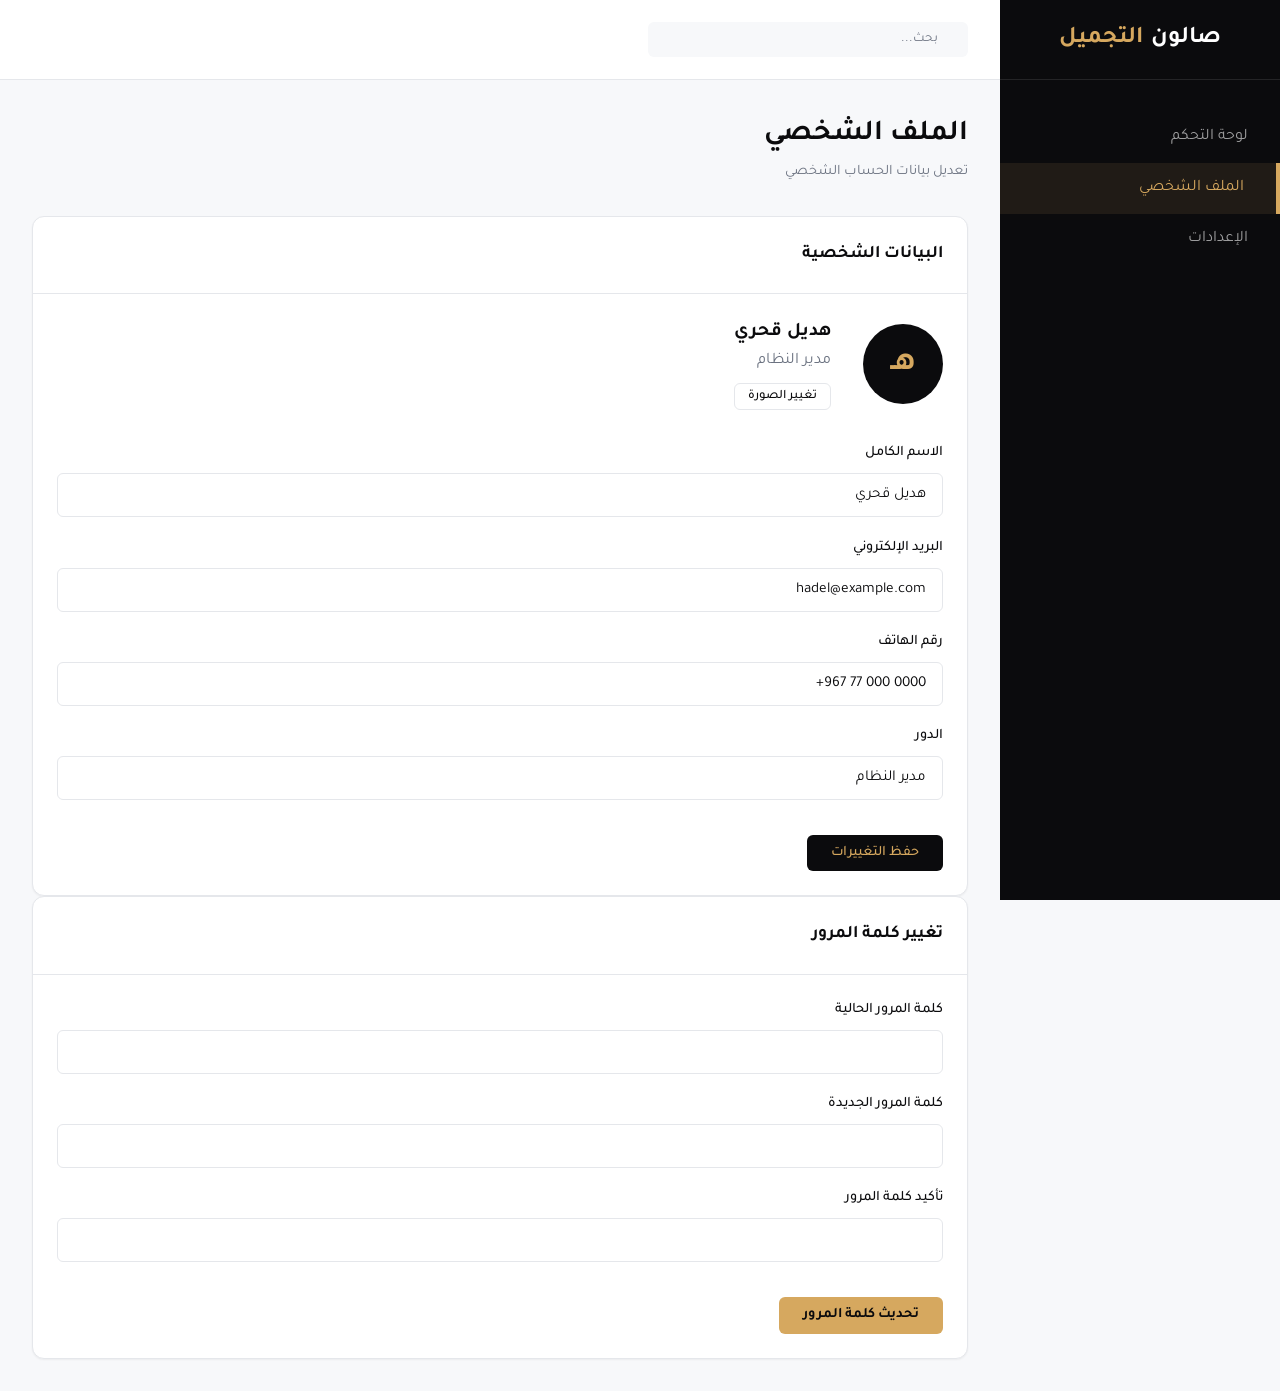
<file: pages/profile.html>
<!DOCTYPE html>
<html lang="ar" dir="rtl">
<head>
    <meta charset="UTF-8">
    <meta name="viewport" content="width=device-width, initial-scale=1.0">
    <title>الملف الشخصي - نظام إدارة صالون التجميل</title>
    
    <link rel="stylesheet" href="../css/variables.css">
    <link rel="stylesheet" href="../css/reset.css">
    <link rel="stylesheet" href="../css/layout.css">
    <link rel="stylesheet" href="../css/components.css">
    <link rel="stylesheet" href="../css/pages.css">
    <link rel="stylesheet" href="../css/responsive.css">
</head>
<body>
    <div class="app-container">
        <aside class="sidebar">
            <div class="sidebar-header"><div class="sidebar-logo">صالون <span>التجميل</span></div></div>
            <nav class="sidebar-menu">
                <a href="../index.html" class="menu-item">لوحة التحكم</a>
                <a href="profile.html" class="menu-item active">الملف الشخصي</a>
                <a href="settings.html" class="menu-item">الإعدادات</a>
            </nav>
        </aside>

        <main class="main-content">
            <header class="top-header">
                <div class="header-search"><input type="text" placeholder="بحث..."></div>
            </header>

            <div class="page-content">
                <div class="page-header">
                    <div class="page-title">
                        <h1>الملف الشخصي</h1>
                        <p>تعديل بيانات الحساب الشخصي</p>
                    </div>
                </div>

                <div class="dashboard-grid">
                    
                    <div class="card">
                        <div class="card-header">
                            <h3>البيانات الشخصية</h3>
                        </div>
                        <div class="card-body">
                            <div style="display: flex; gap: 2rem; align-items: center; margin-bottom: 2rem;">
                                <div class="user-avatar" style="width: 80px; height: 80px; font-size: 2rem;">هـ</div>
                                <div>
                                    <h2 style="font-size: 1.2rem; color: var(--color-primary);">هديل قحري</h2>
                                    <p class="text-muted">مدير النظام</p>
                                    <button class="btn btn-outline mt-2" style="padding: 0.3rem 0.8rem; font-size: 0.8rem; margin-top: 0.5rem;">تغيير الصورة</button>
                                </div>
                            </div>

                            <form>
                                <div class="dashboard-grid" style="grid-template-columns: 1fr 1fr; gap: 1rem;">
                                    <div class="form-group">
                                        <label class="form-label">الاسم الكامل</label>
                                        <input type="text" class="form-control" value="هديل قحري">
                                    </div>
                                    <div class="form-group">
                                        <label class="form-label">البريد الإلكتروني</label>
                                        <input type="email" class="form-control" value="hadel@example.com">
                                    </div>
                                    <div class="form-group">
                                        <label class="form-label">رقم الهاتف</label>
                                        <input type="tel" class="form-control" dir="ltr" style="text-align: right;" value="+967 77 000 0000">
                                    </div>
                                    <div class="form-group">
                                        <label class="form-label">الدور</label>
                                        <input type="text" class="form-control" value="مدير النظام" disabled>
                                    </div>
                                </div>
                                <button type="submit" class="btn btn-primary" style="margin-top: 1rem;">حفظ التغييرات</button>
                            </form>
                        </div>
                    </div>

                    
                    <div class="card">
                        <div class="card-header">
                            <h3>تغيير كلمة المرور</h3>
                        </div>
                        <div class="card-body">
                            <form>
                                <div class="form-group">
                                    <label class="form-label">كلمة المرور الحالية</label>
                                    <input type="password" class="form-control">
                                </div>
                                <div class="form-group">
                                    <label class="form-label">كلمة المرور الجديدة</label>
                                    <input type="password" class="form-control">
                                </div>
                                <div class="form-group">
                                    <label class="form-label">تأكيد كلمة المرور</label>
                                    <input type="password" class="form-control">
                                </div>
                                <button type="submit" class="btn btn-accent" style="margin-top: 1rem;">تحديث كلمة المرور</button>
                            </form>
                        </div>
                    </div>
                </div>
            </div>
        </main>
    </div>
</body>
</html>
</file>
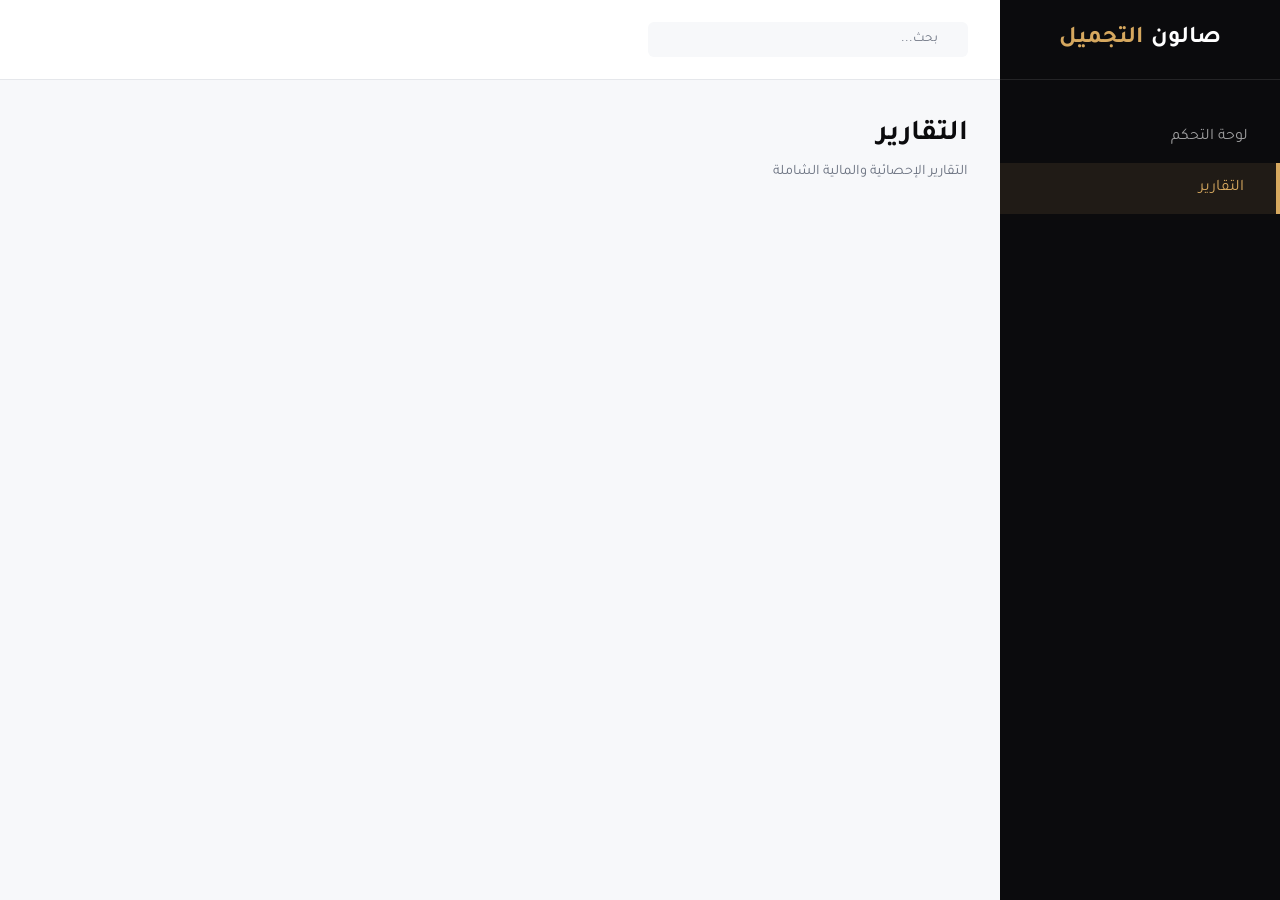
<file: pages/reports.html>
﻿<!DOCTYPE html>
<html lang="ar" dir="rtl">
<head>
    <meta charset="UTF-8">
    <meta name="viewport" content="width=device-width, initial-scale=1.0">
    <title>التقارير - نظام إدارة صالون التجميل</title>
    
    <link rel="stylesheet" href="../css/variables.css">
    <link rel="stylesheet" href="../css/reset.css">
    <link rel="stylesheet" href="../css/layout.css">
    <link rel="stylesheet" href="../css/components.css">
    <link rel="stylesheet" href="../css/pages.css">
    <link rel="stylesheet" href="../css/responsive.css">
</head>
<body>
    <div class="app-container">
        <aside class="sidebar">
            <div class="sidebar-header"><div class="sidebar-logo">صالون <span>التجميل</span></div></div>
            <nav class="sidebar-menu">
                <a href="../index.html" class="menu-item">لوحة التحكم</a>
                <a href="reports.html" class="menu-item active">التقارير</a>
            </nav>
        </aside>

        <main class="main-content">
            <header class="top-header">
                <div class="header-search"><input type="text" placeholder="بحث..."></div>
            </header>

            <div class="page-content">
                <div class="page-header">
                    <div class="page-title">
                        <h1>التقارير</h1>
                        <p>التقارير الإحصائية والمالية الشاملة</p>
                    </div>
                </div>
                
            </div>
        </main>
    </div>
</body>
</html>
</file>
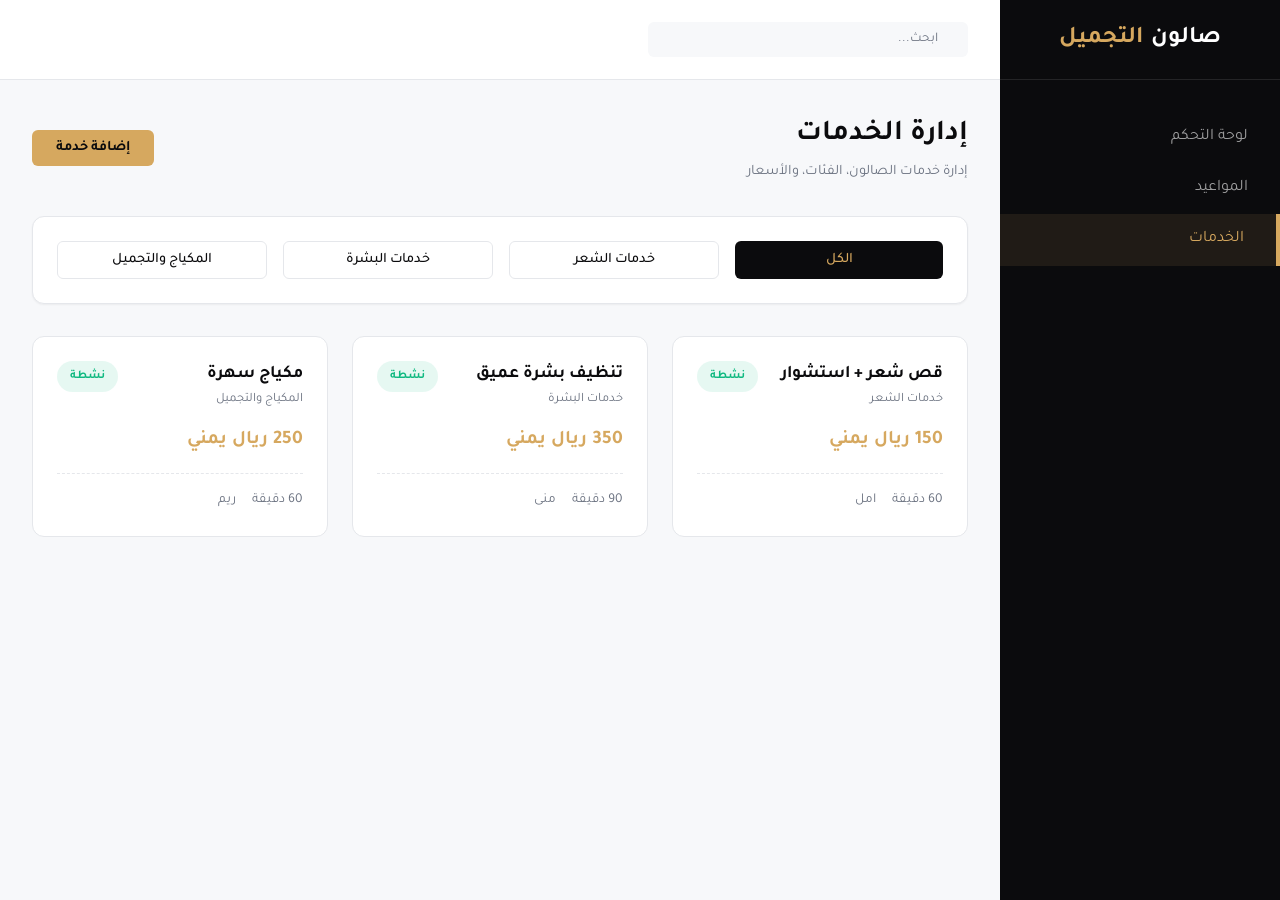
<file: pages/services.html>
﻿<!DOCTYPE html>
<html lang="ar" dir="rtl">
<head>
    <meta charset="UTF-8">
    <meta name="viewport" content="width=device-width, initial-scale=1.0">
    <title>الخدمات - نظام إدارة صالون التجميل</title>
    
    <link rel="stylesheet" href="../css/variables.css">
    <link rel="stylesheet" href="../css/reset.css">
    <link rel="stylesheet" href="../css/layout.css">
    <link rel="stylesheet" href="../css/components.css">
    <link rel="stylesheet" href="../css/pages.css">
    <link rel="stylesheet" href="../css/responsive.css">
</head>
<body>
    <div class="app-container">
        
        <aside class="sidebar">
            <div class="sidebar-header">
                <div class="sidebar-logo">صالون <span>التجميل</span></div>
            </div>
            
            <nav class="sidebar-menu">
                <a href="../index.html" class="menu-item">لوحة التحكم</a>
                <a href="appointments.html" class="menu-item">المواعيد</a>
                <a href="services.html" class="menu-item active">الخدمات</a>
            </nav>
        </aside>

        
        <main class="main-content">
            <header class="top-header">
                <div class="header-search">
                    <input type="text" placeholder="ابحث...">
                </div>
            </header>

            <div class="page-content">
                <div class="page-header">
                    <div class="page-title">
                        <h1>إدارة الخدمات</h1>
                        <p>إدارة خدمات الصالون، الفئات، والأسعار</p>
                    </div>
                    <div class="page-actions">
                        <button class="btn btn-accent">إضافة خدمة</button>
                    </div>
                </div>

                <div class="card mb-4">
                    <div class="card-body" style="display: flex; gap: 1rem; flex-wrap: wrap;">
                        <button class="btn btn-primary" style="flex: 1;">الكل</button>
                        <button class="btn btn-outline" style="flex: 1;">خدمات الشعر</button>
                        <button class="btn btn-outline" style="flex: 1;">خدمات البشرة</button>
                        <button class="btn btn-outline" style="flex: 1;">المكياج والتجميل</button>
                    </div>
                </div>

                <div class="services-grid">
                    <div class="service-card">
                        <div class="service-header">
                            <div>
                                <h3 class="service-title">قص شعر + استشوار</h3>
                                <div class="service-category">خدمات الشعر</div>
                            </div>
                            <span class="badge badge-success">نشطة</span>
                        </div>
                        <div class="service-price">150 ريال يمني</div>
                        <div class="service-meta">
                            <div style="display: flex; align-items: center; gap: 0.3rem;">60 دقيقة</div>
                            <div style="display: flex; align-items: center; gap: 0.3rem;">امل</div>
                        </div>
                    </div>

                    <div class="service-card">
                        <div class="service-header">
                            <div>
                                <h3 class="service-title">تنظيف بشرة عميق</h3>
                                <div class="service-category">خدمات البشرة</div>
                            </div>
                            <span class="badge badge-success">نشطة</span>
                        </div>
                        <div class="service-price">350 ريال يمني</div>
                        <div class="service-meta">
                            <div style="display: flex; align-items: center; gap: 0.3rem;">90 دقيقة</div>
                            <div style="display: flex; align-items: center; gap: 0.3rem;">منى</div>
                        </div>
                    </div>

                    <div class="service-card">
                        <div class="service-header">
                            <div>
                                <h3 class="service-title">مكياج سهرة</h3>
                                <div class="service-category">المكياج والتجميل</div>
                            </div>
                            <span class="badge badge-success">نشطة</span>
                        </div>
                        <div class="service-price">250 ريال يمني</div>
                        <div class="service-meta">
                            <div style="display: flex; align-items: center; gap: 0.3rem;">60 دقيقة</div>
                            <div style="display: flex; align-items: center; gap: 0.3rem;">ريم</div>
                        </div>
                    </div>
                </div>
            </div>
        </main>
    </div>
</body>
</html>
</file>
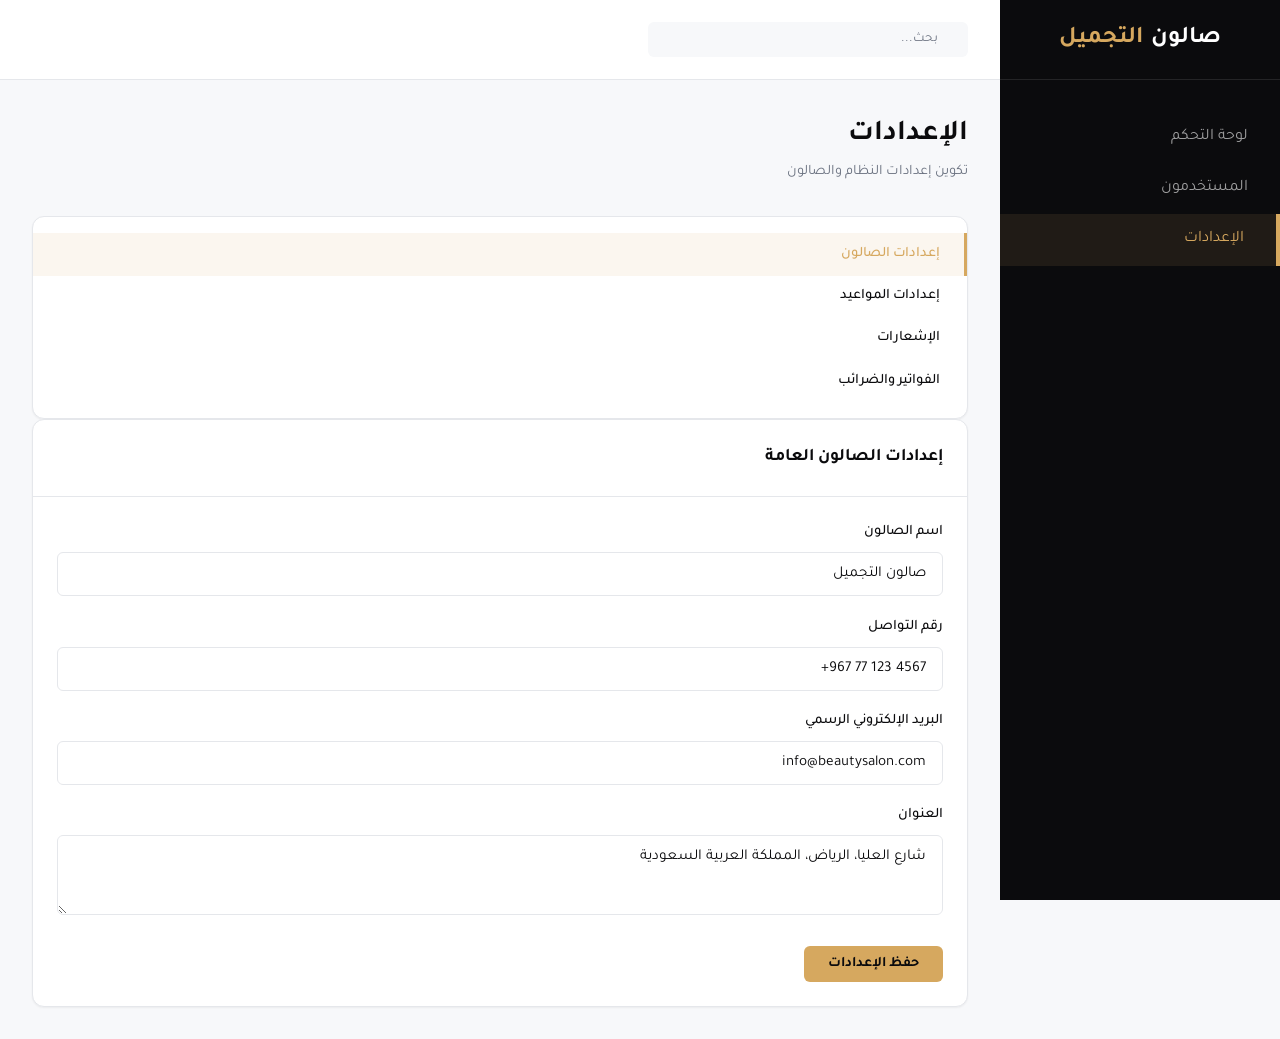
<file: pages/settings.html>
﻿<!DOCTYPE html>
<html lang="ar" dir="rtl">
<head>
    <meta charset="UTF-8">
    <meta name="viewport" content="width=device-width, initial-scale=1.0">
    <title>الإعدادات - نظام إدارة صالون التجميل</title>
    
    <link rel="stylesheet" href="../css/variables.css">
    <link rel="stylesheet" href="../css/reset.css">
    <link rel="stylesheet" href="../css/layout.css">
    <link rel="stylesheet" href="../css/components.css">
    <link rel="stylesheet" href="../css/pages.css">
    <link rel="stylesheet" href="../css/responsive.css">
</head>
<body>
    <div class="app-container">
        <aside class="sidebar">
            <div class="sidebar-header"><div class="sidebar-logo">صالون <span>التجميل</span></div></div>
            <nav class="sidebar-menu">
                <a href="../index.html" class="menu-item">لوحة التحكم</a>
                <a href="users.html" class="menu-item">المستخدمون</a>
                <a href="settings.html" class="menu-item active">الإعدادات</a>
            </nav>
        </aside>

        <main class="main-content">
            <header class="top-header">
                <div class="header-search"><input type="text" placeholder="بحث..."></div>
            </header>

            <div class="page-content">
                <div class="page-header">
                    <div class="page-title">
                        <h1>الإعدادات</h1>
                        <p>تكوين إعدادات النظام والصالون</p>
                    </div>
                </div>

                <div class="dashboard-grid" style="grid-template-columns: 250px 1fr;">
                    
                    <div class="card" style="height: fit-content;">
                        <div class="card-body" style="padding: 1rem 0;">
                            <ul style="list-style: none;">
                                <li><a href="#" class="btn btn-outline" style="border: none; width: 100%; justify-content: flex-start; border-radius: 0; background-color: var(--bg-hover); color: var(--color-accent); border-right: 3px solid var(--color-accent);">إعدادات الصالون</a></li>
                                <li><a href="#" class="btn btn-outline" style="border: none; width: 100%; justify-content: flex-start; border-radius: 0; border-right: 3px solid transparent;">إعدادات المواعيد</a></li>
                                <li><a href="#" class="btn btn-outline" style="border: none; width: 100%; justify-content: flex-start; border-radius: 0; border-right: 3px solid transparent;">الإشعارات</a></li>
                                <li><a href="#" class="btn btn-outline" style="border: none; width: 100%; justify-content: flex-start; border-radius: 0; border-right: 3px solid transparent;">الفواتير والضرائب</a></li>
                            </ul>
                        </div>
                    </div>

                    
                    <div class="card">
                        <div class="card-header">
                            <h3>إعدادات الصالون العامة</h3>
                        </div>
                        <div class="card-body">
                            <form>
                                <div class="form-group mb-3">
                                    <label class="form-label">اسم الصالون</label>
                                    <input type="text" class="form-control" value="صالون التجميل">
                                </div>
                                <div class="form-group mb-3">
                                    <label class="form-label">رقم التواصل</label>
                                    <input type="tel" class="form-control" dir="ltr" style="text-align: right;" value="+967 77 123 4567">
                                </div>
                                <div class="form-group mb-3">
                                    <label class="form-label">البريد الإلكتروني الرسمي</label>
                                    <input type="email" class="form-control" value="info@beautysalon.com">
                                </div>
                                <div class="form-group mb-3">
                                    <label class="form-label">العنوان</label>
                                    <textarea class="form-control" rows="3">شارع العليا، الرياض، المملكة العربية السعودية</textarea>
                                </div>
                                
                                <button type="submit" class="btn btn-accent">حفظ الإعدادات</button>
                            </form>
                        </div>
                    </div>
                </div>
            </div>
        </main>
    </div>
</body>
</html>
</file>
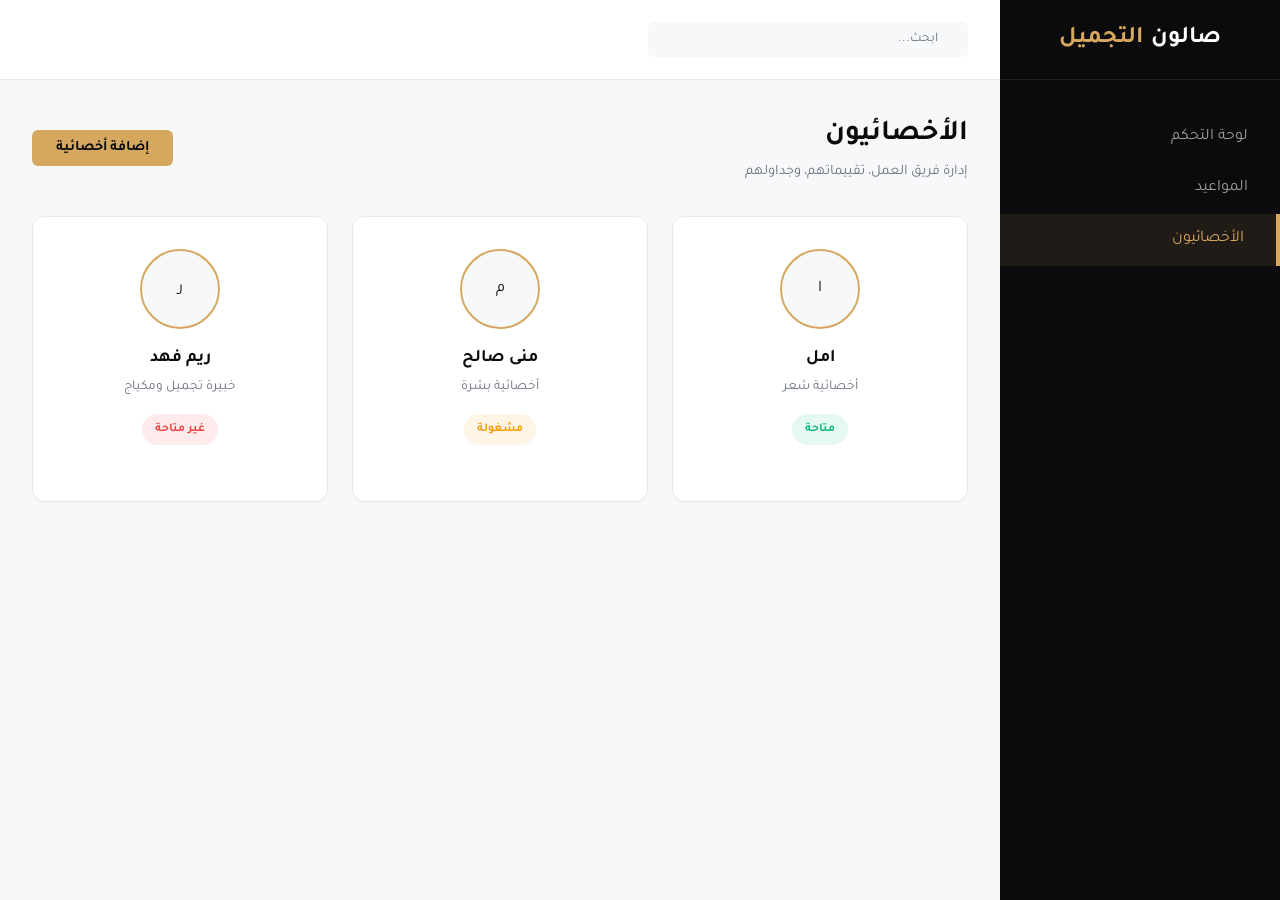
<file: pages/specialists.html>
﻿<!DOCTYPE html>
<html lang="ar" dir="rtl">
<head>
    <meta charset="UTF-8">
    <meta name="viewport" content="width=device-width, initial-scale=1.0">
    <title>الأخصائيون - نظام إدارة صالون التجميل</title>
    
    <link rel="stylesheet" href="../css/variables.css">
    <link rel="stylesheet" href="../css/reset.css">
    <link rel="stylesheet" href="../css/layout.css">
    <link rel="stylesheet" href="../css/components.css">
    <link rel="stylesheet" href="../css/pages.css">
    <link rel="stylesheet" href="../css/responsive.css">
</head>
<body>
    <div class="app-container">
        
        <aside class="sidebar">
            <div class="sidebar-header">
                <div class="sidebar-logo">صالون <span>التجميل</span></div>
            </div>
            
            <nav class="sidebar-menu">
                <a href="../index.html" class="menu-item">لوحة التحكم</a>
                <a href="appointments.html" class="menu-item">المواعيد</a>
                <a href="specialists.html" class="menu-item active">الأخصائيون</a>
            </nav>
        </aside>

        <main class="main-content">
            <header class="top-header">
                <div class="header-search">
                    <input type="text" placeholder="ابحث...">
                </div>
            </header>

            <div class="page-content">
                <div class="page-header">
                    <div class="page-title">
                        <h1>الأخصائيون</h1>
                        <p>إدارة فريق العمل، تقييماتهم، وجداولهم</p>
                    </div>
                    <div class="page-actions">
                        <button class="btn btn-accent">إضافة أخصائية</button>
                    </div>
                </div>

                <div class="specialists-grid">
                    <div class="specialist-card">
                        <div class="specialist-image">ا</div>
                        <h3 class="specialist-name">امل</h3>
                        <div class="specialist-title">أخصائية شعر</div>
                        <span class="badge badge-success mb-3">متاحة</span>
                    </div>

                    <div class="specialist-card">
                        <div class="specialist-image">م</div>
                        <h3 class="specialist-name">منى صالح</h3>
                        <div class="specialist-title">أخصائية بشرة</div>
                        <span class="badge badge-warning mb-3">مشغولة</span>
                    </div>

                    <div class="specialist-card">
                        <div class="specialist-image">ر</div>
                        <h3 class="specialist-name">ريم فهد</h3>
                        <div class="specialist-title">خبيرة تجميل ومكياج</div>
                        <span class="badge badge-danger mb-3">غير متاحة</span>
                    </div>
                </div>
            </div>
        </main>
    </div>
</body>
</html>
</file>
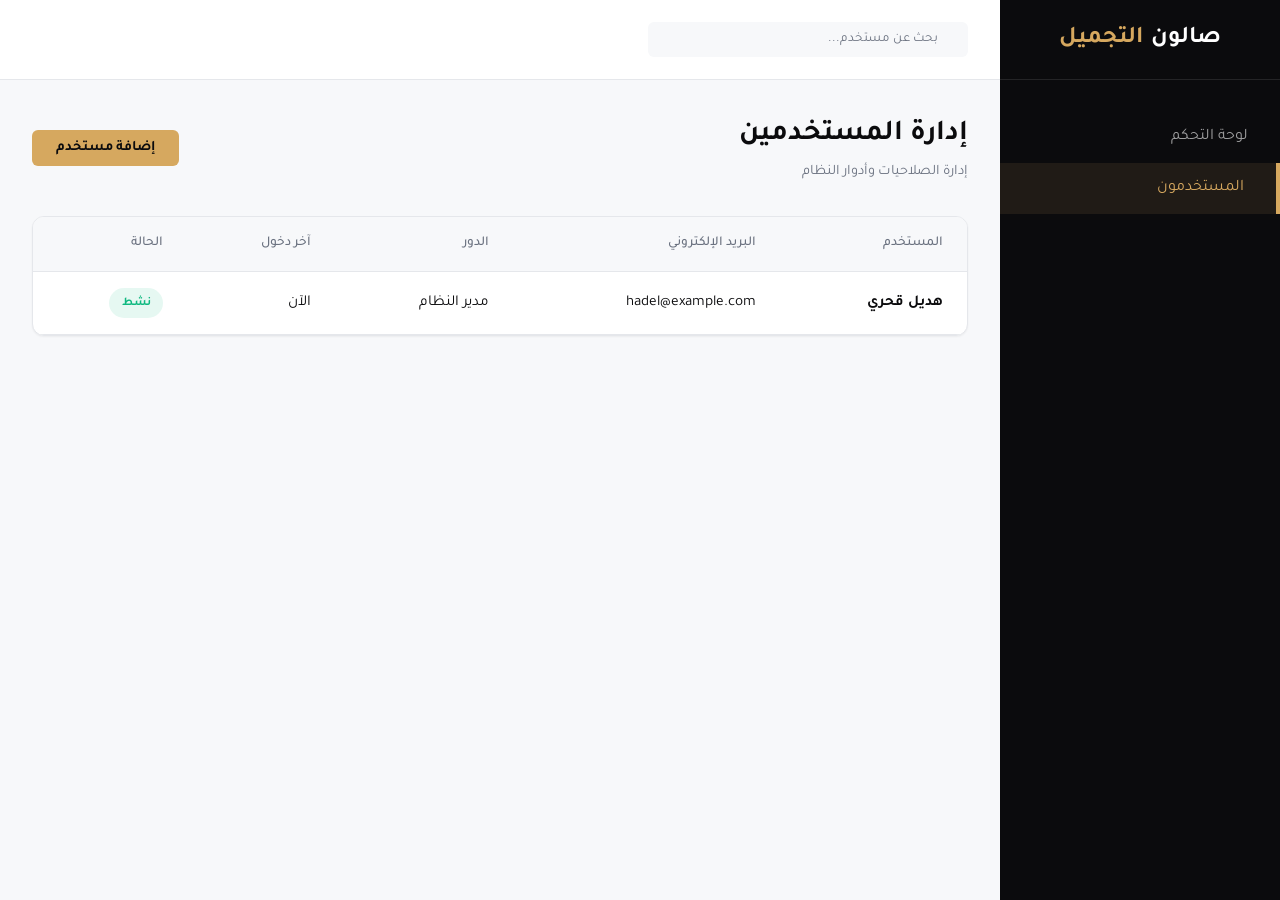
<file: pages/users.html>
<!DOCTYPE html>
<html lang="ar" dir="rtl">
<head>
    <meta charset="UTF-8">
    <meta name="viewport" content="width=device-width, initial-scale=1.0">
    <title>المستخدمون - نظام إدارة صالون التجميل</title>
    
    <link rel="stylesheet" href="../css/variables.css">
    <link rel="stylesheet" href="../css/reset.css">
    <link rel="stylesheet" href="../css/layout.css">
    <link rel="stylesheet" href="../css/components.css">
    <link rel="stylesheet" href="../css/pages.css">
    <link rel="stylesheet" href="../css/responsive.css">
</head>
<body>
    <div class="app-container">
        <aside class="sidebar">
            <div class="sidebar-header"><div class="sidebar-logo">صالون <span>التجميل</span></div></div>
            <nav class="sidebar-menu">
                <a href="../index.html" class="menu-item">لوحة التحكم</a>
                <a href="users.html" class="menu-item active">المستخدمون</a>
            </nav>
        </aside>

        <main class="main-content">
            <header class="top-header">
                <div class="header-search"><input type="text" placeholder="بحث عن مستخدم..."></div>
            </header>

            <div class="page-content">
                <div class="page-header">
                    <div class="page-title">
                        <h1>إدارة المستخدمين</h1>
                        <p>إدارة الصلاحيات وأدوار النظام</p>
                    </div>
                    <div class="page-actions">
                        <button class="btn btn-accent">إضافة مستخدم</button>
                    </div>
                </div>

                <div class="card">
                    <div class="table-responsive">
                        <table class="table">
                            <thead>
                                <tr>
                                    <th>المستخدم</th>
                                    <th>البريد الإلكتروني</th>
                                    <th>الدور</th>
                                    <th>آخر دخول</th>
                                    <th>الحالة</th>
                                </tr>
                            </thead>
                            <tbody>
                                <tr>
                                    <td class="font-bold">هديل قحري</td>
                                    <td>hadel@example.com</td>
                                    <td>مدير النظام</td>
                                    <td>الآن</td>
                                    <td><span class="badge badge-success">نشط</span></td>
                                </tr>
                            </tbody>
                        </table>
                    </div>
                </div>
            </div>
        </main>
    </div>
</body>
</html>
</file>
<file: css/variables.css>
﻿
:root {
    
    --color-primary: #0B0B0D;
    --color-white: #FFFFFF;
    --color-accent: #D6A85F;
    --color-accent-hover: #c4964d;
    
    
    --bg-body: #F7F8FA;
    --bg-surface: #FFFFFF;
    --bg-sidebar: #0B0B0D;
    --bg-hover: rgba(214, 168, 95, 0.1);
    
    
    --text-main: #0B0B0D;
    --text-muted: #6B7280;
    --text-light: #FFFFFF;
    
    
    --border-color: #E5E7EB;
    --border-light: rgba(255, 255, 255, 0.1);
    --shadow-sm: 0 1px 2px 0 rgba(0, 0, 0, 0.05);
    --shadow-md: 0 4px 6px -1px rgba(0, 0, 0, 0.05), 0 2px 4px -1px rgba(0, 0, 0, 0.03);
    --shadow-lg: 0 10px 15px -3px rgba(0, 0, 0, 0.05), 0 4px 6px -2px rgba(0, 0, 0, 0.025);
    
    
    --font-family: 'Tajawal', 'Segoe UI', Tahoma, Arial, sans-serif;
    
    
    --transition-fast: 0.2s ease;
    --transition-normal: 0.3s ease;
    
    
    --sidebar-width: 280px;
    --header-height: 80px;
    --border-radius: 12px;
    --border-radius-sm: 6px;
}
</file>
<file: css/layout.css>
﻿.app-container {
    display: flex;
    min-height: 100vh;
}


.sidebar {
    width: var(--sidebar-width);
    background-color: var(--bg-sidebar);
    color: var(--text-light);
    position: fixed;
    top: 0;
    right: 0;
    height: 100vh;
    overflow-y: auto;
    z-index: 100;
    transition: transform var(--transition-normal);
}

.sidebar::-webkit-scrollbar {
    width: 6px;
}
.sidebar::-webkit-scrollbar-thumb {
    background: rgba(255,255,255,0.2);
    border-radius: 3px;
}

.sidebar-header {
    height: var(--header-height);
    display: flex;
    align-items: center;
    justify-content: center;
    border-bottom: 1px solid var(--border-light);
}

.sidebar-logo {
    font-size: 1.5rem;
    font-weight: 700;
    color: var(--color-white);
    display: flex;
    align-items: center;
    gap: 0.5rem;
}
.sidebar-logo span {
    color: var(--color-accent);
}

.sidebar-menu {
    padding: 2rem 0;
}

.menu-section {
    margin-bottom: 1.5rem;
}

.menu-title {
    font-size: 0.75rem;
    color: var(--text-muted);
    padding: 0 2rem;
    margin-bottom: 0.5rem;
    text-transform: uppercase;
    letter-spacing: 0.5px;
}

.menu-item {
    display: flex;
    align-items: center;
    padding: 0.8rem 2rem;
    color: var(--text-light);
    opacity: 0.6;
    transition: all var(--transition-fast);
}

.menu-item:hover {
    opacity: 1;
    background-color: rgba(255, 255, 255, 0.05);
}

.menu-item.active {
    opacity: 1;
    color: var(--color-accent);
    background-color: var(--bg-hover);
    border-right: 4px solid var(--color-accent);
}

.menu-icon {
    width: 20px;
    height: 20px;
    margin-left: 15px; 
}
.menu-icon svg {
    fill: currentColor;
    width: 100%;
    height: 100%;
}


.main-content {
    flex: 1;
    margin-right: var(--sidebar-width); 
    display: flex;
    flex-direction: column;
    min-height: 100vh;
}


.top-header {
    height: var(--header-height);
    background-color: var(--bg-surface);
    border-bottom: 1px solid var(--border-color);
    display: flex;
    align-items: center;
    justify-content: space-between;
    padding: 0 2rem;
    position: sticky;
    top: 0;
    z-index: 90;
}

.header-search {
    display: flex;
    align-items: center;
    background-color: var(--bg-body);
    border-radius: var(--border-radius-sm);
    padding: 0.5rem 1rem;
    width: 320px;
    border: 1px solid transparent;
    transition: border var(--transition-fast);
}
.header-search:focus-within {
    border-color: var(--color-accent);
}

.header-search svg {
    width: 18px;
    height: 18px;
    fill: var(--text-muted);
}

.header-search input {
    width: 100%;
    padding-right: 0.8rem;
    color: var(--text-main);
}
.header-search input::placeholder {
    color: var(--text-muted);
}

.header-actions {
    display: flex;
    align-items: center;
    gap: 1.5rem;
}

.action-btn {
    position: relative;
    color: var(--text-muted);
    transition: color var(--transition-fast);
    display: flex;
    align-items: center;
    justify-content: center;
}
.action-btn svg {
    width: 24px;
    height: 24px;
    fill: currentColor;
}

.action-btn:hover {
    color: var(--color-primary);
}

.notification-badge {
    position: absolute;
    top: -4px;
    right: -4px;
    background-color: var(--color-accent);
    color: var(--color-primary);
    font-size: 0.6rem;
    font-weight: 700;
    min-width: 16px;
    height: 16px;
    border-radius: 8px;
    display: flex;
    align-items: center;
    justify-content: center;
    border: 2px solid var(--bg-surface);
}

.user-profile {
    display: flex;
    align-items: center;
    gap: 0.8rem;
    cursor: pointer;
    padding-right: 1.5rem;
    border-right: 1px solid var(--border-color); 
}

.user-avatar {
    width: 40px;
    height: 40px;
    border-radius: 50%;
    background-color: var(--color-primary);
    color: var(--color-accent);
    display: flex;
    align-items: center;
    justify-content: center;
    font-weight: 700;
    overflow: hidden;
}
.user-avatar img {
    width: 100%;
    height: 100%;
    object-fit: cover;
}

.user-info {
    display: flex;
    flex-direction: column;
}

.user-name {
    font-weight: 700;
    font-size: 0.9rem;
    color: var(--color-primary);
}

.user-role {
    font-size: 0.75rem;
    color: var(--text-muted);
}


.page-content {
    padding: 2rem;
    flex: 1;
}

.page-header {
    display: flex;
    justify-content: space-between;
    align-items: center;
    margin-bottom: 2rem;
}

.page-title h1 {
    font-size: 1.8rem;
    font-weight: 700;
    color: var(--color-primary);
    margin-bottom: 0.2rem;
}

.page-title p {
    color: var(--text-muted);
    font-size: 0.9rem;
}
</file>
<file: css/components.css>
﻿
.btn {
    display: inline-flex;
    align-items: center;
    justify-content: center;
    gap: 0.5rem;
    padding: 0.6rem 1.5rem;
    font-size: 0.9rem;
    font-weight: 500;
    border-radius: var(--border-radius-sm);
    transition: all var(--transition-fast);
}

.btn-primary {
    background-color: var(--color-primary);
    color: var(--color-accent);
}
.btn-primary:hover {
    background-color: #1a1a1f;
    box-shadow: var(--shadow-md);
}

.btn-accent {
    background-color: var(--color-accent);
    color: var(--color-primary);
    font-weight: 700;
}
.btn-accent:hover {
    background-color: var(--color-accent-hover);
    box-shadow: var(--shadow-md);
}

.btn-outline {
    border: 1px solid var(--border-color);
    color: var(--color-primary);
    background-color: transparent;
}
.btn-outline:hover {
    border-color: var(--color-primary);
    background-color: rgba(11, 11, 13, 0.05);
}

.btn-icon {
    padding: 0.5rem;
    color: var(--text-muted);
}
.btn-icon:hover {
    color: var(--color-primary);
    background-color: rgba(11, 11, 13, 0.05);
}
.btn-icon svg {
    width: 18px;
    height: 18px;
    fill: currentColor;
}


.card {
    background-color: var(--bg-surface);
    border-radius: var(--border-radius);
    box-shadow: var(--shadow-sm);
    border: 1px solid var(--border-color);
    overflow: hidden;
}

.card-header {
    padding: 1.5rem;
    border-bottom: 1px solid var(--border-color);
    display: flex;
    justify-content: space-between;
    align-items: center;
}
.card-header h3 {
    font-size: 1.1rem;
    font-weight: 700;
    color: var(--color-primary);
}

.card-body {
    padding: 1.5rem;
}


.table-responsive {
    overflow-x: auto;
}

.table {
    width: 100%;
    border-collapse: collapse;
}

.table th, .table td {
    padding: 1rem 1.5rem;
    text-align: right; 
    border-bottom: 1px solid var(--border-color);
}

.table th {
    font-weight: 500;
    color: var(--text-muted);
    font-size: 0.85rem;
    text-transform: uppercase;
    background-color: var(--bg-body);
}

.table td {
    color: var(--color-primary);
    font-size: 0.95rem;
}

.table tbody tr {
    transition: background-color var(--transition-fast);
}
.table tbody tr:hover {
    background-color: var(--bg-body);
}


.form-group {
    margin-bottom: 1.2rem;
}

.form-label {
    display: block;
    font-size: 0.9rem;
    font-weight: 500;
    color: var(--color-primary);
    margin-bottom: 0.5rem;
}

.form-control {
    width: 100%;
    padding: 0.75rem 1rem;
    border: 1px solid var(--border-color);
    border-radius: var(--border-radius-sm);
    background-color: var(--bg-surface);
    color: var(--color-primary);
    font-size: 0.95rem;
    transition: border-color var(--transition-fast);
}

.form-control:focus {
    border-color: var(--color-accent);
}

.form-select {
    width: 100%;
    padding: 0.75rem 1rem;
    border: 1px solid var(--border-color);
    border-radius: var(--border-radius-sm);
    background-color: var(--bg-surface);
    color: var(--color-primary);
    font-size: 0.95rem;
    appearance: none; 
    background-image: url('data:image/svg+xml;utf8,<svg xmlns="http://www.w3.org/2000/svg" width="16" height="16" viewBox="0 0 24 24" fill="none" stroke="%236B7280" stroke-width="2" stroke-linecap="round" stroke-linejoin="round"><path d="M6 9l6 6 6-6"/></svg>');
    background-repeat: no-repeat;
    background-position: left 1rem center; 
}


.badge {
    display: inline-block;
    padding: 0.35rem 0.8rem;
    border-radius: 20px;
    font-size: 0.75rem;
    font-weight: 700;
}

.badge-success {
    background-color: rgba(16, 185, 129, 0.1);
    color: #10B981;
}

.badge-warning {
    background-color: rgba(245, 158, 11, 0.1);
    color: #F59E0B;
}

.badge-danger {
    background-color: rgba(239, 68, 68, 0.1);
    color: #EF4444;
}

.badge-info {
    background-color: rgba(59, 130, 246, 0.1);
    color: #3B82F6;
}

.badge-neutral {
    background-color: var(--bg-body);
    color: var(--text-muted);
}
</file>
<file: css/dashboard.css>
﻿
.dashboard-stats {
    display: grid;
    grid-template-columns: repeat(auto-fit, minmax(240px, 1fr));
    gap: 1.5rem;
    margin-bottom: 2rem;
}

.stat-card {
    background-color: var(--bg-surface);
    border-radius: var(--border-radius);
    padding: 1.5rem;
    border: 1px solid var(--border-color);
    box-shadow: var(--shadow-sm);
    display: flex;
    flex-direction: column;
    position: relative;
    overflow: hidden;
}

.stat-card::before {
    content: '';
    position: absolute;
    top: 0;
    right: 0;
    width: 4px;
    height: 100%;
    background-color: var(--color-accent);
}

.stat-header {
    display: flex;
    justify-content: space-between;
    align-items: center;
    margin-bottom: 1rem;
}

.stat-title {
    font-size: 0.9rem;
    color: var(--text-muted);
    font-weight: 500;
}

.stat-icon {
    width: 40px;
    height: 40px;
    border-radius: var(--border-radius-sm);
    background-color: var(--bg-hover);
    color: var(--color-accent);
    display: flex;
    align-items: center;
    justify-content: center;
}
.stat-icon svg {
    width: 20px;
    height: 20px;
    fill: currentColor;
}

.stat-value {
    font-size: 1.8rem;
    font-weight: 700;
    color: var(--color-primary);
    margin-bottom: 0.2rem;
}

.stat-desc {
    font-size: 0.8rem;
    display: flex;
    align-items: center;
    gap: 0.3rem;
}

.text-success { color: #10B981; }
.text-danger { color: #EF4444; }

.dashboard-grid {
    display: grid;
    grid-template-columns: 2fr 1fr;
    gap: 1.5rem;
}


.quick-actions {
    display: grid;
    grid-template-columns: 1fr 1fr;
    gap: 1rem;
}

.quick-action-btn {
    display: flex;
    flex-direction: column;
    align-items: center;
    justify-content: center;
    padding: 1.5rem;
    background-color: var(--bg-body);
    border-radius: var(--border-radius-sm);
    color: var(--color-primary);
    font-weight: 500;
    transition: all var(--transition-fast);
    border: 1px solid transparent;
}

.quick-action-btn:hover {
    background-color: var(--bg-surface);
    border-color: var(--color-accent);
    box-shadow: var(--shadow-sm);
}

.quick-action-btn svg {
    width: 24px;
    height: 24px;
    margin-bottom: 0.8rem;
    fill: var(--color-accent);
}
</file>
<file: css/responsive.css>
﻿

@media (max-width: 1440px) {
    .dashboard-grid {
        grid-template-columns: 1fr;
    }
}

@media (max-width: 1024px) {
    :root {
        --sidebar-width: 240px;
    }
    
    .dashboard-stats {
        grid-template-columns: repeat(2, 1fr);
    }
}

@media (max-width: 768px) {
    .app-container {
        flex-direction: column;
    }
    
    .sidebar {
        transform: translateX(100%); 
        width: 280px;
    }
    
    .sidebar.open {
        transform: translateX(0);
    }
    
    .main-content {
        margin-right: 0;
    }
    
    .header-search {
        display: none; 
    }
    
    .page-header {
        flex-direction: column;
        align-items: flex-start;
        gap: 1rem;
    }
    
    .dashboard-stats {
        grid-template-columns: 1fr;
    }
    
    
    .table-responsive {
        border: 1px solid var(--border-color);
        border-radius: var(--border-radius-sm);
    }
    
    .profile-header {
        flex-direction: column;
        align-items: flex-start;
        text-align: right;
    }
}

@media (max-width: 480px) {
    .page-content {
        padding: 1rem;
    }
    
    .card-header, .card-body {
        padding: 1rem;
    }
    
    .quick-actions {
        grid-template-columns: 1fr;
    }
}
</file>
<file: css/pages.css>
﻿
.login-page {
    min-height: 100vh;
    display: flex;
    align-items: center;
    justify-content: center;
    background-color: var(--bg-body);
    background-image: radial-gradient(circle at center, #1a1a1f 0%, var(--color-primary) 100%);
}

.login-card {
    background-color: var(--bg-surface);
    width: 100%;
    max-width: 420px;
    padding: 3rem 2.5rem;
    border-radius: var(--border-radius);
    box-shadow: var(--shadow-lg);
    border: 1px solid var(--border-color);
    position: relative;
    overflow: hidden;
}

.login-card::before {
    content: '';
    position: absolute;
    top: 0;
    left: 0;
    width: 100%;
    height: 4px;
    background-color: var(--color-accent);
}

.login-header {
    text-align: center;
    margin-bottom: 2.5rem;
}

.login-logo {
    font-size: 2rem;
    font-weight: 700;
    color: var(--color-primary);
    margin-bottom: 0.5rem;
}

.login-logo span {
    color: var(--color-accent);
}

.login-subtitle {
    color: var(--text-muted);
    font-size: 0.95rem;
}

.login-options {
    display: flex;
    justify-content: space-between;
    align-items: center;
    margin-bottom: 1.5rem;
    font-size: 0.85rem;
}

.checkbox-label {
    display: flex;
    align-items: center;
    gap: 0.5rem;
    cursor: pointer;
    color: var(--text-muted);
}

.forgot-link {
    color: var(--color-accent);
    transition: color var(--transition-fast);
}

.forgot-link:hover {
    color: var(--color-accent-hover);
}


.services-grid {
    display: grid;
    grid-template-columns: repeat(auto-fill, minmax(280px, 1fr));
    gap: 1.5rem;
}

.service-card {
    background-color: var(--bg-surface);
    border-radius: var(--border-radius);
    padding: 1.5rem;
    border: 1px solid var(--border-color);
    transition: transform var(--transition-fast), box-shadow var(--transition-fast);
}

.service-card:hover {
    transform: translateY(-3px);
    box-shadow: var(--shadow-md);
    border-color: var(--color-accent);
}

.service-header {
    display: flex;
    justify-content: space-between;
    align-items: flex-start;
    margin-bottom: 1rem;
}

.service-title {
    font-size: 1.1rem;
    font-weight: 700;
    color: var(--color-primary);
}

.service-category {
    font-size: 0.8rem;
    color: var(--text-muted);
}

.service-price {
    font-size: 1.2rem;
    font-weight: 700;
    color: var(--color-accent);
}

.service-meta {
    display: flex;
    gap: 1rem;
    margin-top: 1rem;
    padding-top: 1rem;
    border-top: 1px dashed var(--border-color);
    font-size: 0.85rem;
    color: var(--text-muted);
}


.profile-header {
    display: flex;
    gap: 2rem;
    align-items: center;
    padding-bottom: 2rem;
    border-bottom: 1px solid var(--border-color);
    margin-bottom: 2rem;
}

.profile-image {
    width: 100px;
    height: 100px;
    border-radius: 50%;
    background-color: var(--bg-body);
    border: 3px solid var(--color-accent);
    display: flex;
    align-items: center;
    justify-content: center;
    font-size: 2.5rem;
    color: var(--color-accent);
}

.profile-info h2 {
    font-size: 1.5rem;
    font-weight: 700;
    color: var(--color-primary);
    margin-bottom: 0.5rem;
}

.profile-meta {
    display: flex;
    gap: 1.5rem;
    color: var(--text-muted);
    font-size: 0.9rem;
}

.profile-meta-item {
    display: flex;
    align-items: center;
    gap: 0.4rem;
}

.loyalty-points {
    display: flex;
    align-items: center;
    gap: 0.5rem;
    background-color: rgba(214, 168, 95, 0.1);
    color: var(--color-accent);
    padding: 0.5rem 1rem;
    border-radius: 20px;
    font-weight: 700;
}


.specialists-grid {
    display: grid;
    grid-template-columns: repeat(auto-fill, minmax(250px, 1fr));
    gap: 1.5rem;
}

.specialist-card {
    background-color: var(--bg-surface);
    border-radius: var(--border-radius);
    border: 1px solid var(--border-color);
    overflow: hidden;
    text-align: center;
    padding: 2rem 1.5rem;
}

.specialist-image {
    width: 80px;
    height: 80px;
    border-radius: 50%;
    margin: 0 auto 1rem;
    background-color: var(--bg-body);
    border: 2px solid var(--color-accent);
    display: flex;
    align-items: center;
    justify-content: center;
}

.specialist-name {
    font-size: 1.1rem;
    font-weight: 700;
    color: var(--color-primary);
    margin-bottom: 0.2rem;
}

.specialist-title {
    font-size: 0.85rem;
    color: var(--text-muted);
    margin-bottom: 1rem;
}

.specialist-stats {
    display: flex;
    justify-content: space-around;
    padding-top: 1rem;
    border-top: 1px solid var(--border-color);
    margin-top: 1rem;
}

.s-stat {
    display: flex;
    flex-direction: column;
}

.s-stat-value {
    font-weight: 700;
    color: var(--color-primary);
}

.s-stat-label {
    font-size: 0.75rem;
    color: var(--text-muted);
}
</file>
